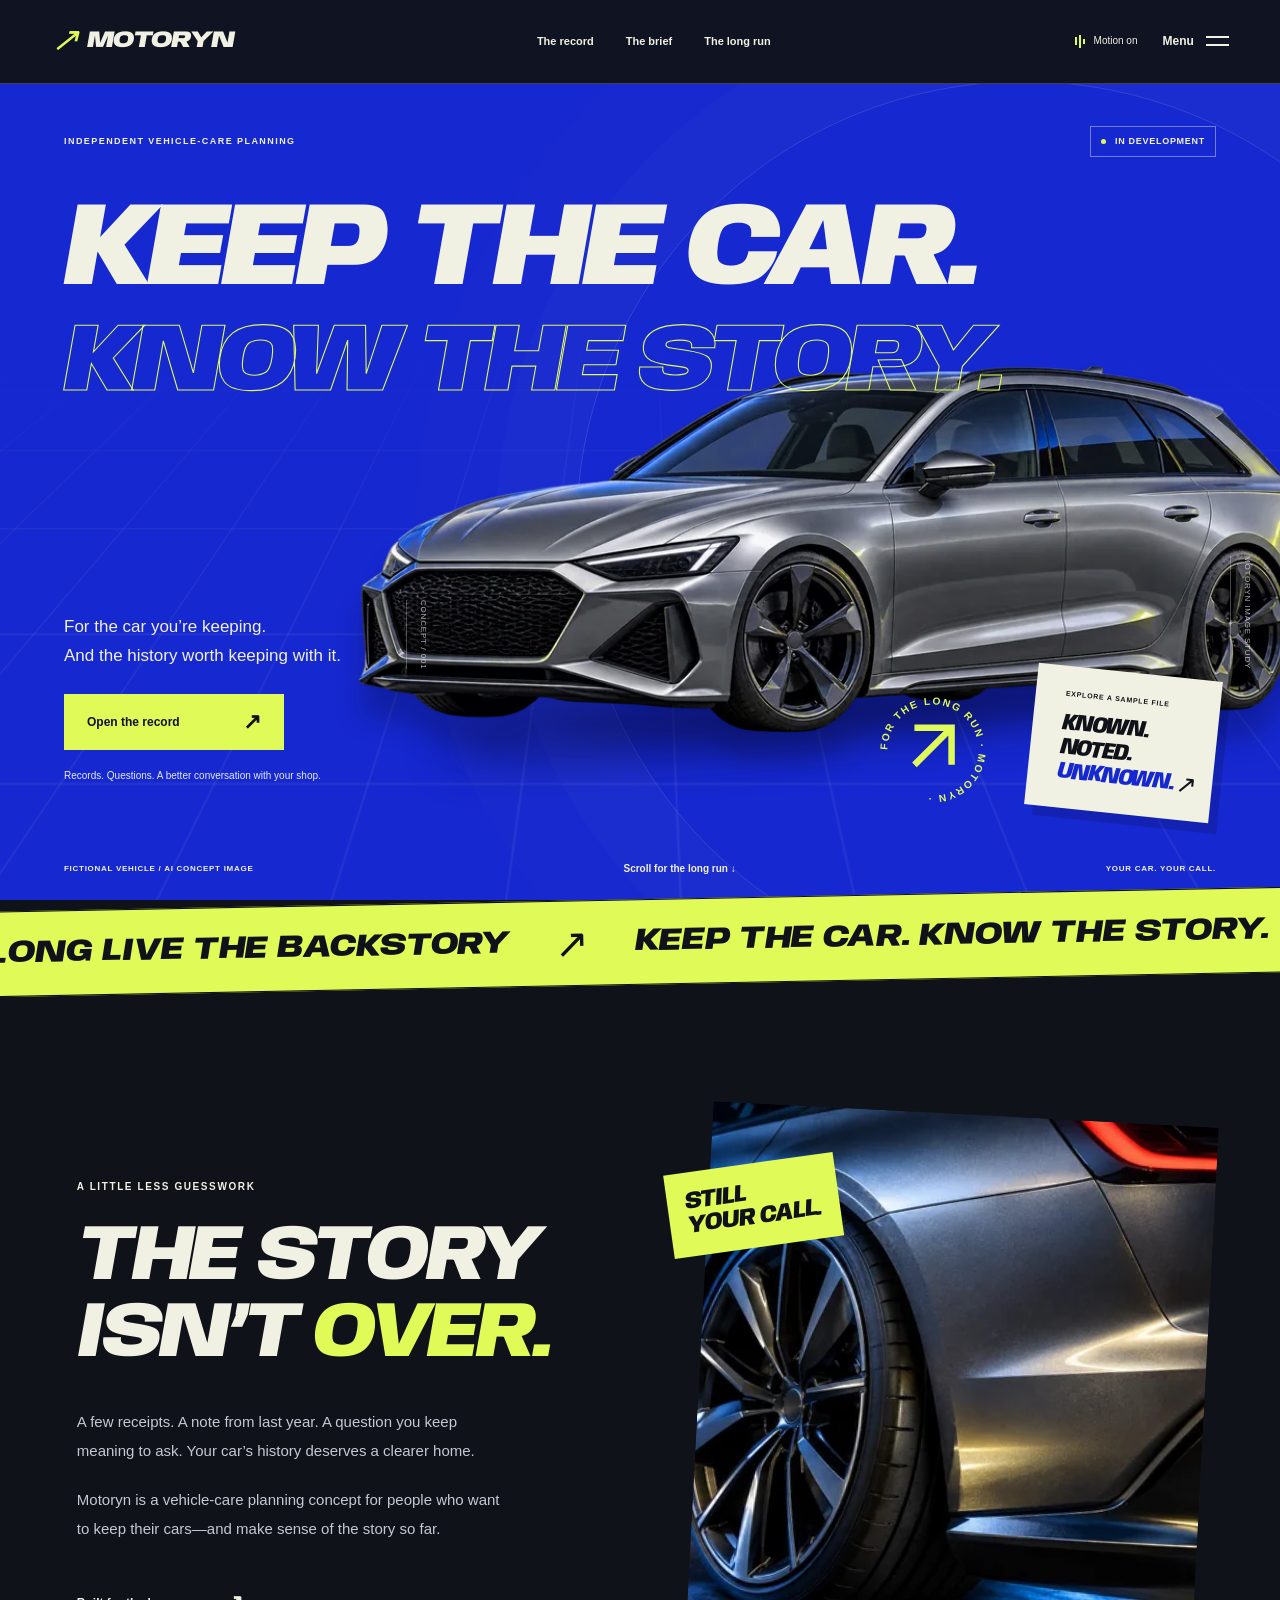
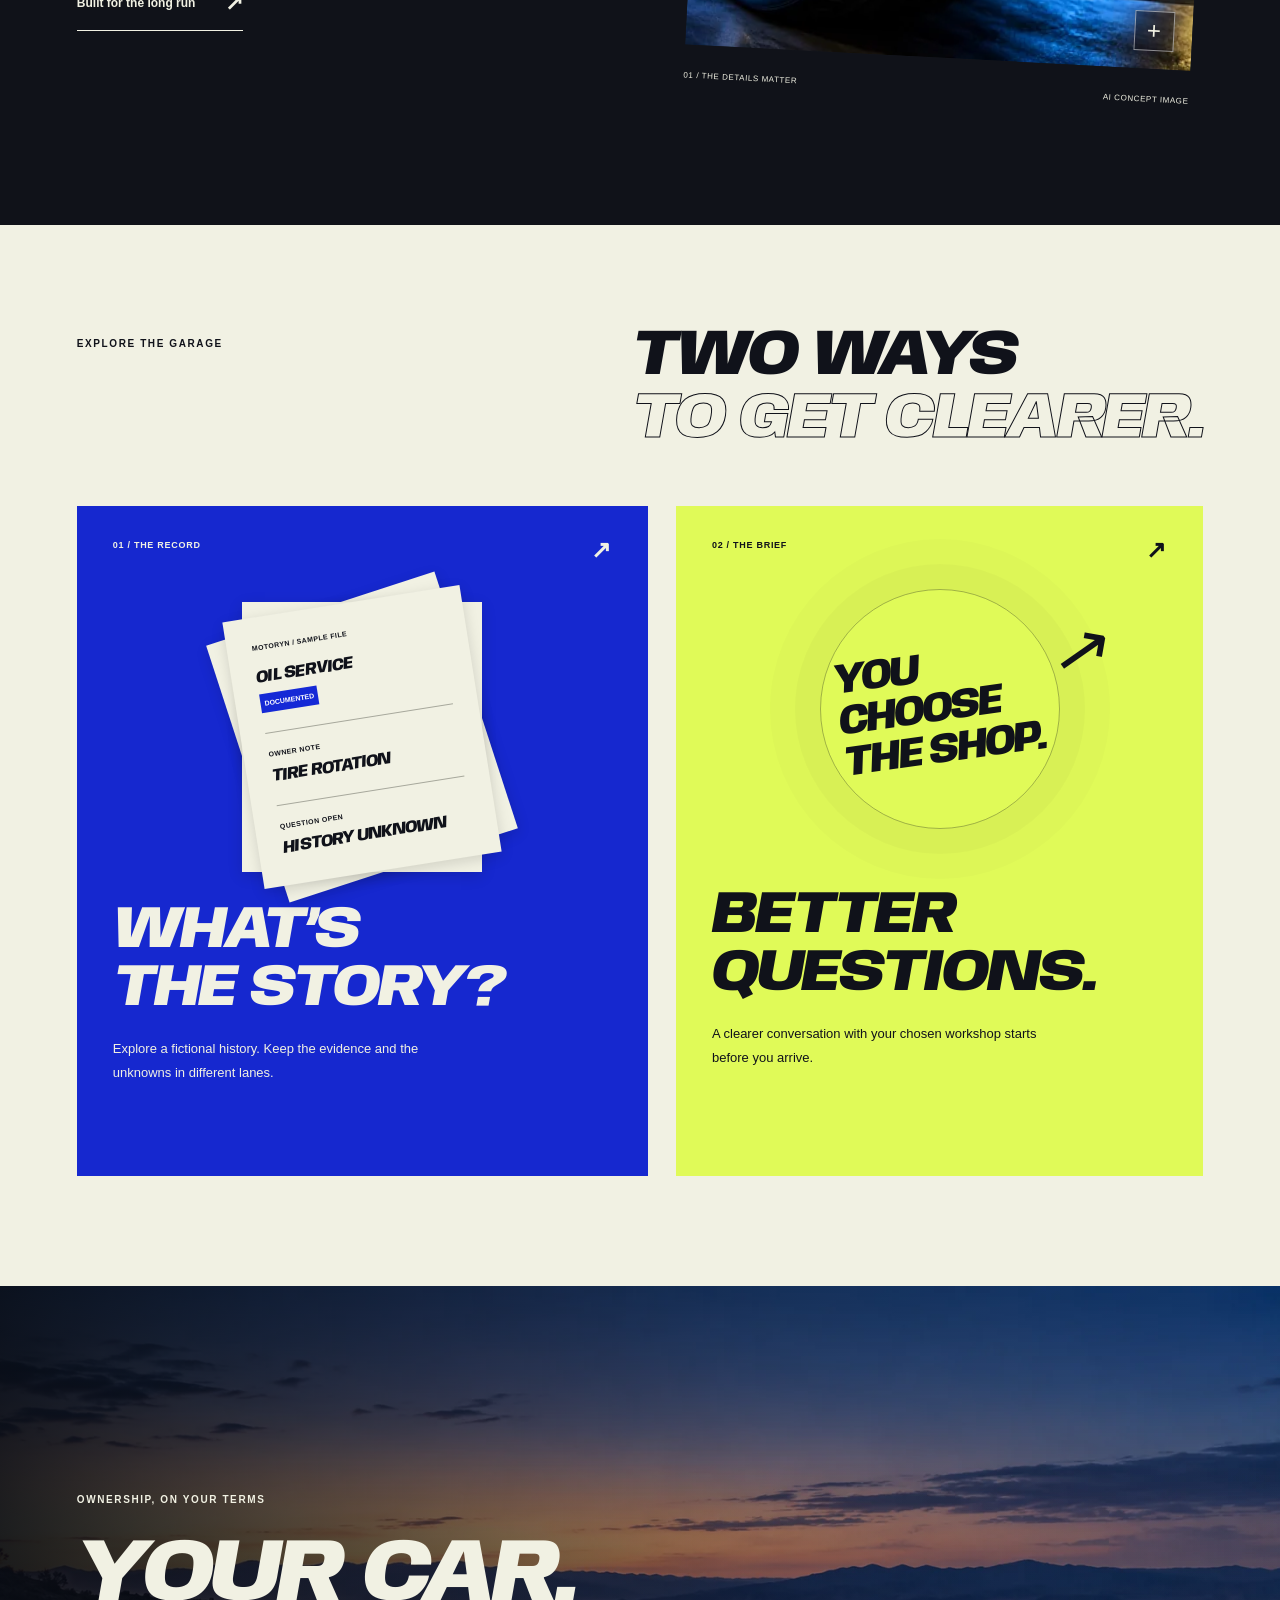
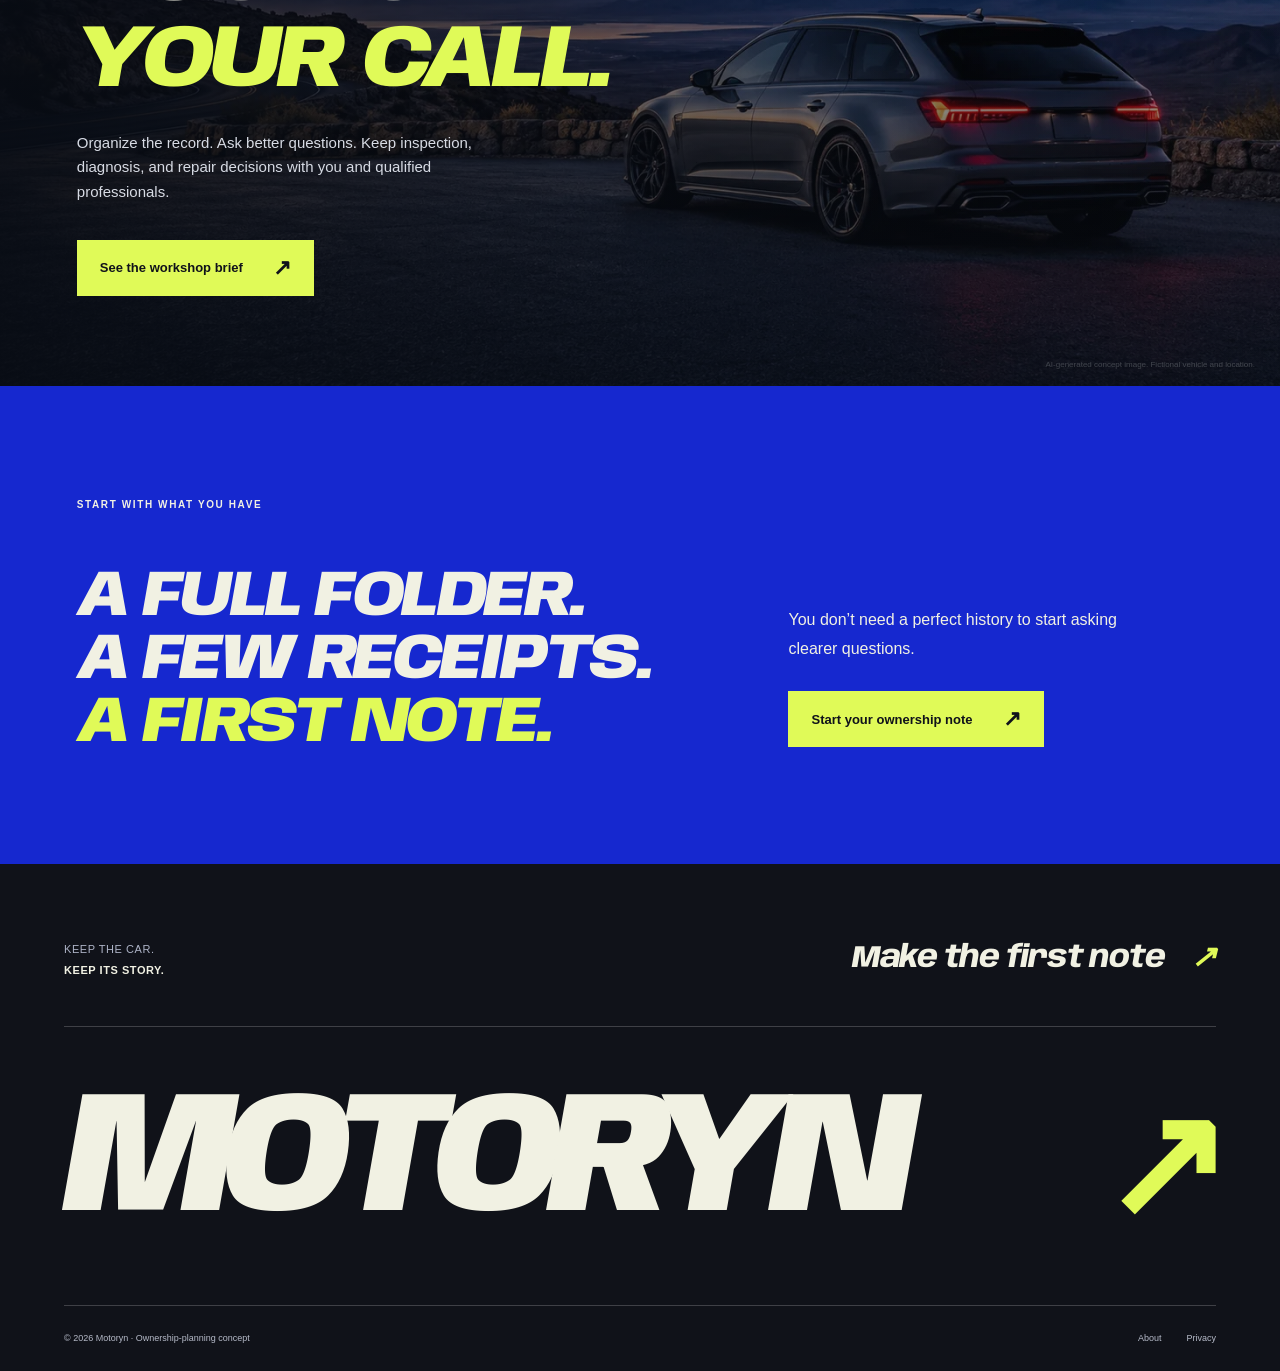
<file: index.html>
<!doctype html><html lang="en" data-motion="off" data-scene="cobalt"><head><meta charset="utf-8"><meta name="viewport" content="width=device-width,initial-scale=1"><meta name="theme-color" content="#1326d9"><title>Keep the car. Know the story. | Motoryn</title><meta name="description" content="A lively new home for your car’s backstory. Explore Motoryn’s vehicle-record and workshop-planning concept."><link rel="canonical" href="https://motoryn-amber.vercel.app/"><meta property="og:type" content="website"><meta property="og:site_name" content="Motoryn"><meta property="og:title" content="Keep the car. Know the story. | Motoryn"><meta property="og:description" content="A lively new home for your car’s backstory. Explore Motoryn’s vehicle-record and workshop-planning concept."><meta property="og:url" content="https://motoryn-amber.vercel.app/"><meta property="og:image" content="https://motoryn-amber.vercel.app/assets/long-run-1600.webp"><meta name="twitter:card" content="summary_large_image"><link rel="icon" href="/assets/favicon.svg" type="image/svg+xml"><link rel="preload" href="/assets/fonts/anybody-italic-variable.ttf" as="font" type="font/ttf" crossorigin><link rel="stylesheet" href="/styles.css?v=motoryn-motion-1"><script src="/site.js?v=motoryn-motion-1" defer></script></head><body class="page-home"><a class="skip" href="#main">Skip to content</a><header class="site-header"><a class="brand" href="/" aria-label="Motoryn home"><span class="brand-symbol" aria-hidden="true">↗</span><span>MOTORYN</span></a><nav class="site-nav" aria-label="Primary"><a href="/the-record/">The record</a><a href="/the-brief/">The brief</a><a href="/about/">The long run</a></nav><div class="header-tools"><button class="motion-control only-js" type="button" data-motion-toggle aria-pressed="false"><span class="motion-bars" aria-hidden="true"><i></i><i></i><i></i></span><span data-motion-label>Motion on</span></button><button class="menu-button only-js" type="button" data-menu-open aria-haspopup="dialog" aria-controls="site-menu" aria-expanded="false"><span>Menu</span><i aria-hidden="true"></i></button></div><div class="reading-progress" aria-hidden="true"></div></header>
 <dialog class="menu-dialog" id="site-menu" aria-labelledby="menu-title"><div class="menu-shell"><div class="menu-top"><a class="brand" href="/"><span class="brand-symbol" aria-hidden="true">↗</span><span>MOTORYN</span></a><button class="round-close" type="button" data-close-dialog aria-label="Close menu">×</button></div><div class="menu-meta"><p class="eyebrow" id="menu-title">Choose your next chapter</p><span>YOUR CAR. YOUR CALL.</span></div><nav aria-label="Full site"><a class="menu-link" href="/" aria-current="page"><small>01</small><span>The garage</span><b aria-hidden="true">↗</b></a><a class="menu-link" href="/the-record/"><small>02</small><span>The record</span><b aria-hidden="true">↗</b></a><a class="menu-link" href="/the-brief/"><small>03</small><span>The brief</span><b aria-hidden="true">↗</b></a><a class="menu-link" href="/about/"><small>04</small><span>The long run</span><b aria-hidden="true">↗</b></a><a class="menu-link" href="/start/"><small>05</small><span>Start your note</span><b aria-hidden="true">↗</b></a></nav><div class="menu-bottom"><p>Independent vehicle-care planning.<br>Service concept in development.</p><div class="scene-controls" role="group" aria-label="Color scene"><button type="button" data-scene="cobalt" aria-pressed="true"><i class="scene-dot cobalt-dot"></i>Cobalt</button><button type="button" data-scene="ember" aria-pressed="false"><i class="scene-dot ember-dot"></i>After hours</button></div></div></div></dialog><main id="main">
<section class="garage-hero" aria-labelledby="hero-title" data-parallax><div class="hero-grid" aria-hidden="true"></div><div class="hero-halo" aria-hidden="true"></div><div class="hero-topline"><p class="eyebrow">Independent vehicle-care planning</p><span class="concept-badge"><i aria-hidden="true"></i>IN DEVELOPMENT</span></div><h1 class="hero-title display" id="hero-title"><span class="title-line">KEEP THE CAR.</span><span class="title-line title-outline">KNOW THE STORY.</span></h1><div class="hero-car-stage"><div class="car-shadow" aria-hidden="true"></div><img class="hero-car" src="/assets/garage-car-1600.webp" srcset="/assets/garage-car-640.webp 640w, /assets/garage-car-960.webp 960w, /assets/garage-car-1600.webp 1600w" sizes="(max-width:760px) 115vw, 73vw" width="1600" height="800" alt="AI-generated concept of an unbranded graphite sport wagon" fetchpriority="high" decoding="async"><span class="car-measure left-measure" aria-hidden="true">CONCEPT / 001</span><span class="car-measure right-measure" aria-hidden="true">MOTORYN IMAGE STUDY</span></div><div class="hero-copy"><p>For the car you’re keeping.<br>And the history worth keeping with it.</p><a class="button primary" href="/the-record/"><span>Open the record</span><span aria-hidden="true">↗</span></a><span class="hero-small">Records. Questions. A better conversation with your shop.</span></div><a class="floating-file" href="/the-record/"><span class="eyebrow">Explore a sample file</span><b>KNOWN.<br>NOTED.<br><em>UNKNOWN.</em></b><span class="file-corner" aria-hidden="true">↗</span></a><svg class="orbit-stamp" viewBox="0 0 140 140" aria-hidden="true"><defs><path id="orbit-text" d="M70,70 m-49,0 a49,49 0 1,1 98,0 a49,49 0 1,1 -98,0"/></defs><text><textPath href="#orbit-text">FOR THE LONG RUN · MOTORYN · </textPath></text><path d="M50 86 90 46M50 46h40v40" fill="none" stroke="currentColor" stroke-width="7"/></svg><div class="hero-bottomline"><span>FICTIONAL VEHICLE / AI CONCEPT IMAGE</span><a href="#long-run">Scroll for the long run ↓</a><span>YOUR CAR. YOUR CALL.</span></div></section>
<div class="marquee-wrap" aria-hidden="true"><div class="marquee-track"><div class="marquee-rail"><span>LONG LIVE THE BACKSTORY</span><b>↗</b><span>KEEP THE CAR. KNOW THE STORY.</span><b>↗</b><span>LONG LIVE THE BACKSTORY</span><b>↗</b><span>KEEP THE CAR. KNOW THE STORY.</span><b>↗</b></div></div></div>
<section class="manifesto section" id="long-run"><div class="manifesto-copy"><p class="eyebrow">A little less guesswork</p><h2 class="display">THE STORY<br>ISN’T <span class="accent-text">OVER.</span></h2><p>A few receipts. A note from last year. A question you keep meaning to ask. Your car’s history deserves a clearer home.</p><p>Motoryn is a vehicle-care planning concept for people who want to keep their cars—and make sense of the story so far.</p><a class="button text-button" href="/about/"><span>Built for the long run</span><span aria-hidden="true">↗</span></a></div><figure class="detail-photo tilt-photo"><button class="image-study-button only-js" type="button" data-gallery="wheel-study" aria-label="Enlarge the vehicle detail image"><img class="" src="/assets/wheel-study-1600.webp" srcset="/assets/wheel-study-640.webp 640w, /assets/wheel-study-960.webp 960w, /assets/wheel-study-1600.webp 1536w" sizes="(max-width:760px) 92vw, 50vw" width="1536" height="1024" alt="AI-generated concept detail of a graphite wagon’s wheel, bodywork and rear light" loading="lazy" decoding="async"><span class="image-plus" aria-hidden="true">+</span></button><noscript><img class="" src="/assets/wheel-study-1600.webp" srcset="/assets/wheel-study-640.webp 640w, /assets/wheel-study-960.webp 960w, /assets/wheel-study-1600.webp 1536w" sizes="(max-width:760px) 92vw, 50vw" width="1536" height="1024" alt="AI-generated concept detail of a graphite wagon’s wheel, bodywork and rear light" loading="lazy" decoding="async"></noscript><figcaption><span>01 / THE DETAILS MATTER</span><span>AI CONCEPT IMAGE</span></figcaption><div class="photo-sticker" aria-hidden="true">STILL<br>YOUR CALL.</div></figure></section>
<section class="garage-links section" aria-labelledby="garage-links-title"><div class="section-heading"><p class="eyebrow">Explore the garage</p><h2 class="display" id="garage-links-title">TWO WAYS<br><span class="outline-dark">TO GET CLEARER.</span></h2></div><div class="garage-link-grid"><a class="garage-tile record-tile" href="/the-record/"><div class="tile-top"><span>01 / THE RECORD</span><span aria-hidden="true">↗</span></div><div class="paper-stack" aria-hidden="true"><i></i><i></i><div><span>MOTORYN / SAMPLE FILE</span><b>OIL SERVICE</b><em>DOCUMENTED</em><hr><span>OWNER NOTE</span><b>TIRE ROTATION</b><hr><span>QUESTION OPEN</span><b>HISTORY UNKNOWN</b></div></div><h3 class="display">WHAT’S<br>THE STORY?</h3><p>Explore a fictional history. Keep the evidence and the unknowns in different lanes.</p></a><a class="garage-tile brief-tile" href="/the-brief/"><div class="tile-top"><span>02 / THE BRIEF</span><span aria-hidden="true">↗</span></div><div class="brief-graphic" aria-hidden="true"><span class="graphic-circle"></span><b>YOU<br>CHOOSE<br>THE SHOP.</b><i>↗</i></div><h3 class="display">BETTER<br>QUESTIONS.</h3><p>A clearer conversation with your chosen workshop starts before you arrive.</p></a></div></section>
<section class="road-feature"><figure><img class="" src="/assets/long-run-1600.webp" srcset="/assets/long-run-640.webp 640w, /assets/long-run-960.webp 960w, /assets/long-run-1600.webp 1600w" sizes="100vw" width="1600" height="800" alt="AI-generated concept of a graphite wagon parked at a desert overlook at blue hour" loading="lazy" decoding="async"><figcaption>AI-generated concept image. Fictional vehicle and location.</figcaption></figure><div class="road-shade" aria-hidden="true"></div><div class="road-copy"><p class="eyebrow">Ownership, on your terms</p><h2 class="display">YOUR CAR.<br><span class="accent-text">YOUR CALL.</span></h2><p>Organize the record. Ask better questions. Keep inspection, diagnosis, and repair decisions with you and qualified professionals.</p><a class="button primary" href="/the-brief/"><span>See the workshop brief</span><span aria-hidden="true">↗</span></a></div></section>
<section class="final-call section"><p class="eyebrow">Start with what you have</p><h2 class="display">A FULL FOLDER.<br>A FEW RECEIPTS.<br><span class="accent-text">A FIRST NOTE.</span></h2><div><p>You don’t need a perfect history to start asking clearer questions.</p><a class="button primary" href="/start/"><span>Start your ownership note</span><span aria-hidden="true">↗</span></a></div></section></main><footer class="site-footer"><div class="footer-top"><p>KEEP THE CAR.<br><b>KEEP ITS STORY.</b></p><a class="footer-contact" href="/start/">Make the first note <span aria-hidden="true">↗</span></a></div><a class="footer-wordmark" href="/" aria-label="Motoryn home">MOTORYN<span aria-hidden="true">↗</span></a><div class="footer-bottom"><p>© 2026 Motoryn · Ownership-planning concept</p><nav aria-label="Footer"><a href="/about/">About</a><a href="/privacy/">Privacy</a></nav></div></footer><dialog class="detail-dialog gallery-dialog" id="image-dialog" aria-labelledby="image-dialog-title"><div class="dialog-top"><span class="eyebrow" id="image-dialog-title">Motoryn / Image study</span><button class="round-close" type="button" data-close-dialog aria-label="Close image">×</button></div><img id="gallery-image" alt=""><p id="gallery-caption">AI-generated concept imagery. Not an inspected vehicle, actual facility, or available inventory.</p></dialog></body></html>
</file>
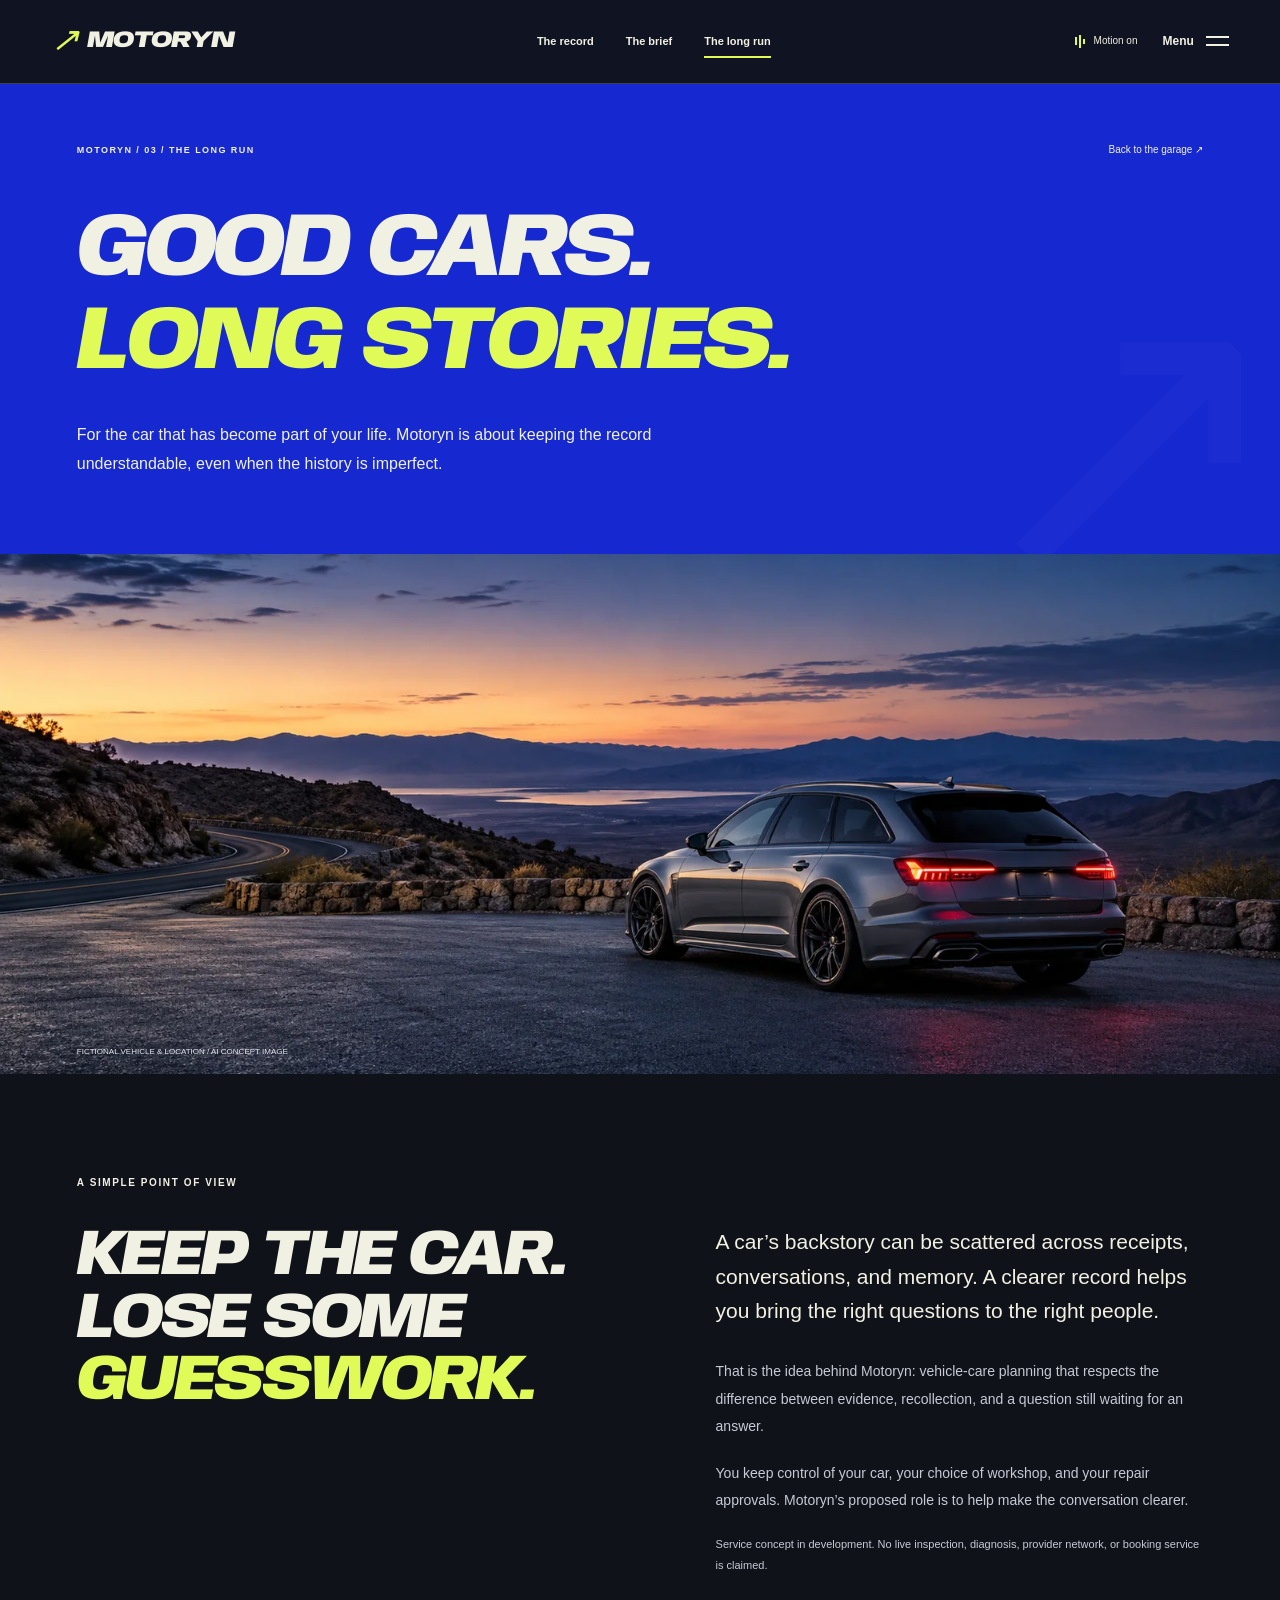
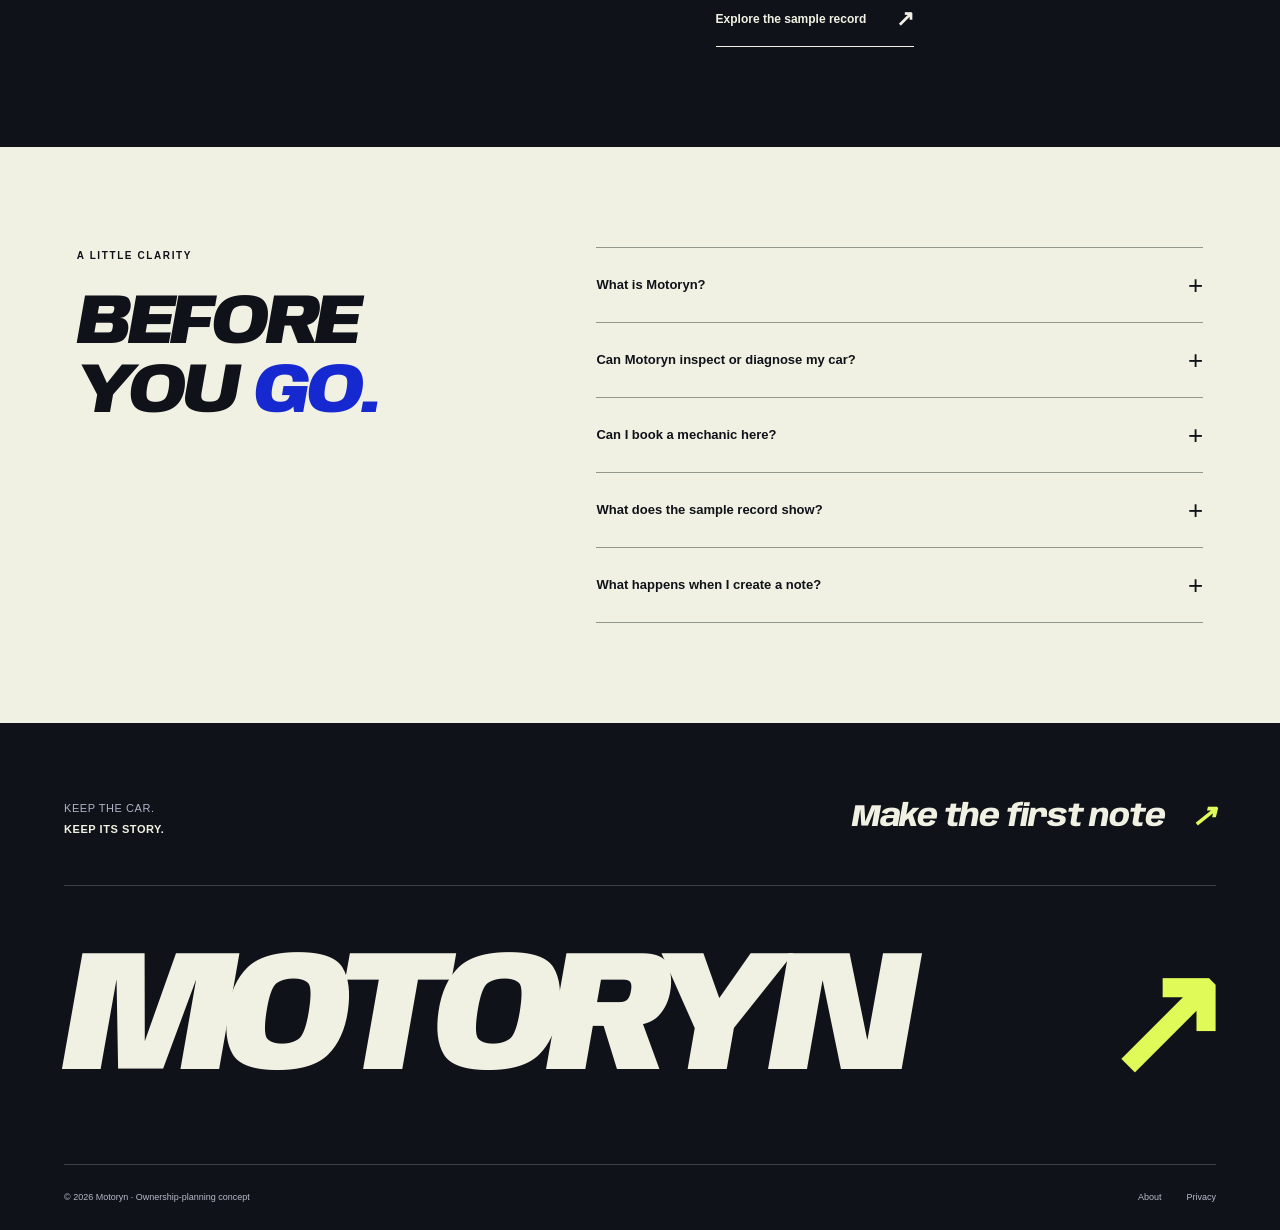
<file: about/index.html>
<!doctype html><html lang="en" data-motion="off" data-scene="cobalt"><head><meta charset="utf-8"><meta name="viewport" content="width=device-width,initial-scale=1"><meta name="theme-color" content="#1326d9"><title>Built for the long run | Motoryn</title><meta name="description" content="Meet Motoryn: independent vehicle-care planning for people who keep their cars and want a clearer backstory."><link rel="canonical" href="https://motoryn-amber.vercel.app/about/"><meta property="og:type" content="website"><meta property="og:site_name" content="Motoryn"><meta property="og:title" content="Built for the long run | Motoryn"><meta property="og:description" content="Meet Motoryn: independent vehicle-care planning for people who keep their cars and want a clearer backstory."><meta property="og:url" content="https://motoryn-amber.vercel.app/about/"><meta property="og:image" content="https://motoryn-amber.vercel.app/assets/long-run-1600.webp"><meta name="twitter:card" content="summary_large_image"><link rel="icon" href="/assets/favicon.svg" type="image/svg+xml"><link rel="preload" href="/assets/fonts/anybody-italic-variable.ttf" as="font" type="font/ttf" crossorigin><link rel="stylesheet" href="/styles.css?v=motoryn-motion-1"><script src="/site.js?v=motoryn-motion-1" defer></script></head><body class="page-about"><a class="skip" href="#main">Skip to content</a><header class="site-header"><a class="brand" href="/" aria-label="Motoryn home"><span class="brand-symbol" aria-hidden="true">↗</span><span>MOTORYN</span></a><nav class="site-nav" aria-label="Primary"><a href="/the-record/">The record</a><a href="/the-brief/">The brief</a><a href="/about/" aria-current="page">The long run</a></nav><div class="header-tools"><button class="motion-control only-js" type="button" data-motion-toggle aria-pressed="false"><span class="motion-bars" aria-hidden="true"><i></i><i></i><i></i></span><span data-motion-label>Motion on</span></button><button class="menu-button only-js" type="button" data-menu-open aria-haspopup="dialog" aria-controls="site-menu" aria-expanded="false"><span>Menu</span><i aria-hidden="true"></i></button></div><div class="reading-progress" aria-hidden="true"></div></header>
 <dialog class="menu-dialog" id="site-menu" aria-labelledby="menu-title"><div class="menu-shell"><div class="menu-top"><a class="brand" href="/"><span class="brand-symbol" aria-hidden="true">↗</span><span>MOTORYN</span></a><button class="round-close" type="button" data-close-dialog aria-label="Close menu">×</button></div><div class="menu-meta"><p class="eyebrow" id="menu-title">Choose your next chapter</p><span>YOUR CAR. YOUR CALL.</span></div><nav aria-label="Full site"><a class="menu-link" href="/"><small>01</small><span>The garage</span><b aria-hidden="true">↗</b></a><a class="menu-link" href="/the-record/"><small>02</small><span>The record</span><b aria-hidden="true">↗</b></a><a class="menu-link" href="/the-brief/"><small>03</small><span>The brief</span><b aria-hidden="true">↗</b></a><a class="menu-link" href="/about/" aria-current="page"><small>04</small><span>The long run</span><b aria-hidden="true">↗</b></a><a class="menu-link" href="/start/"><small>05</small><span>Start your note</span><b aria-hidden="true">↗</b></a></nav><div class="menu-bottom"><p>Independent vehicle-care planning.<br>Service concept in development.</p><div class="scene-controls" role="group" aria-label="Color scene"><button type="button" data-scene="cobalt" aria-pressed="true"><i class="scene-dot cobalt-dot"></i>Cobalt</button><button type="button" data-scene="ember" aria-pressed="false"><i class="scene-dot ember-dot"></i>After hours</button></div></div></div></dialog><main id="main"><section class="inner-hero"><div class="inner-hero-meta"><p class="eyebrow">MOTORYN / 03 / The long run</p><a href="/">Back to the garage ↗</a></div><h1 class="display">GOOD CARS.<br><span class="accent-text">LONG STORIES.</span></h1><p class="inner-intro">For the car that has become part of your life. Motoryn is about keeping the record understandable, even when the history is imperfect.</p></section><section class="about-photo"><img class="" src="/assets/long-run-1600.webp" srcset="/assets/long-run-640.webp 640w, /assets/long-run-960.webp 960w, /assets/long-run-1600.webp 1600w" sizes="100vw" width="1600" height="800" alt="AI concept of a wagon parked beside a quiet desert highway" loading="lazy" decoding="async"><p class="photo-credit">FICTIONAL VEHICLE & LOCATION / AI CONCEPT IMAGE</p></section><section class="about-story section"><p class="eyebrow">A simple point of view</p><h2 class="display">KEEP THE CAR.<br>LOSE SOME<br><span class="accent-text">GUESSWORK.</span></h2><div><p class="large-copy">A car’s backstory can be scattered across receipts, conversations, and memory. A clearer record helps you bring the right questions to the right people.</p><p>That is the idea behind Motoryn: vehicle-care planning that respects the difference between evidence, recollection, and a question still waiting for an answer.</p><p>You keep control of your car, your choice of workshop, and your repair approvals. Motoryn’s proposed role is to help make the conversation clearer.</p><p class="small-note">Service concept in development. No live inspection, diagnosis, provider network, or booking service is claimed.</p><a class="button text-button" href="/the-record/"><span>Explore the sample record</span><span aria-hidden="true">↗</span></a></div></section><section class="faq-section section"><div><p class="eyebrow">A little clarity</p><h2 class="display">BEFORE<br>YOU <span class="accent-text">GO.</span></h2></div><div class="faq-list"><details><summary>What is Motoryn?<span aria-hidden="true">+</span></summary><p>An independent vehicle-care planning concept for owners who want a clearer service history and a more focused conversation with their chosen qualified workshop.</p></details><details><summary>Can Motoryn inspect or diagnose my car?<span aria-hidden="true">+</span></summary><p>No. Organizing records cannot establish mechanical condition or replace a qualified technician. Urgent safety concerns should go directly to an appropriate service provider.</p></details><details><summary>Can I book a mechanic here?<span aria-hidden="true">+</span></summary><p>No. Appointments, payments, a verified provider network, and vehicle-account integrations are not live. This is a service concept in development.</p></details><details><summary>What does the sample record show?<span aria-hidden="true">+</span></summary><p>Fictional examples of documented service, owner recollection, and unknown history. They are not service intervals or advice for a specific vehicle.</p></details><details><summary>What happens when I create a note?<span aria-hidden="true">+</span></summary><p>The website assembles an editable draft in your browser. You can copy or download it, or choose to open your email app. Nothing is automatically sent and the form is not saved to a server.</p></details></div></section></main><footer class="site-footer"><div class="footer-top"><p>KEEP THE CAR.<br><b>KEEP ITS STORY.</b></p><a class="footer-contact" href="/start/">Make the first note <span aria-hidden="true">↗</span></a></div><a class="footer-wordmark" href="/" aria-label="Motoryn home">MOTORYN<span aria-hidden="true">↗</span></a><div class="footer-bottom"><p>© 2026 Motoryn · Ownership-planning concept</p><nav aria-label="Footer"><a href="/about/">About</a><a href="/privacy/">Privacy</a></nav></div></footer><dialog class="detail-dialog gallery-dialog" id="image-dialog" aria-labelledby="image-dialog-title"><div class="dialog-top"><span class="eyebrow" id="image-dialog-title">Motoryn / Image study</span><button class="round-close" type="button" data-close-dialog aria-label="Close image">×</button></div><img id="gallery-image" alt=""><p id="gallery-caption">AI-generated concept imagery. Not an inspected vehicle, actual facility, or available inventory.</p></dialog></body></html>
</file>
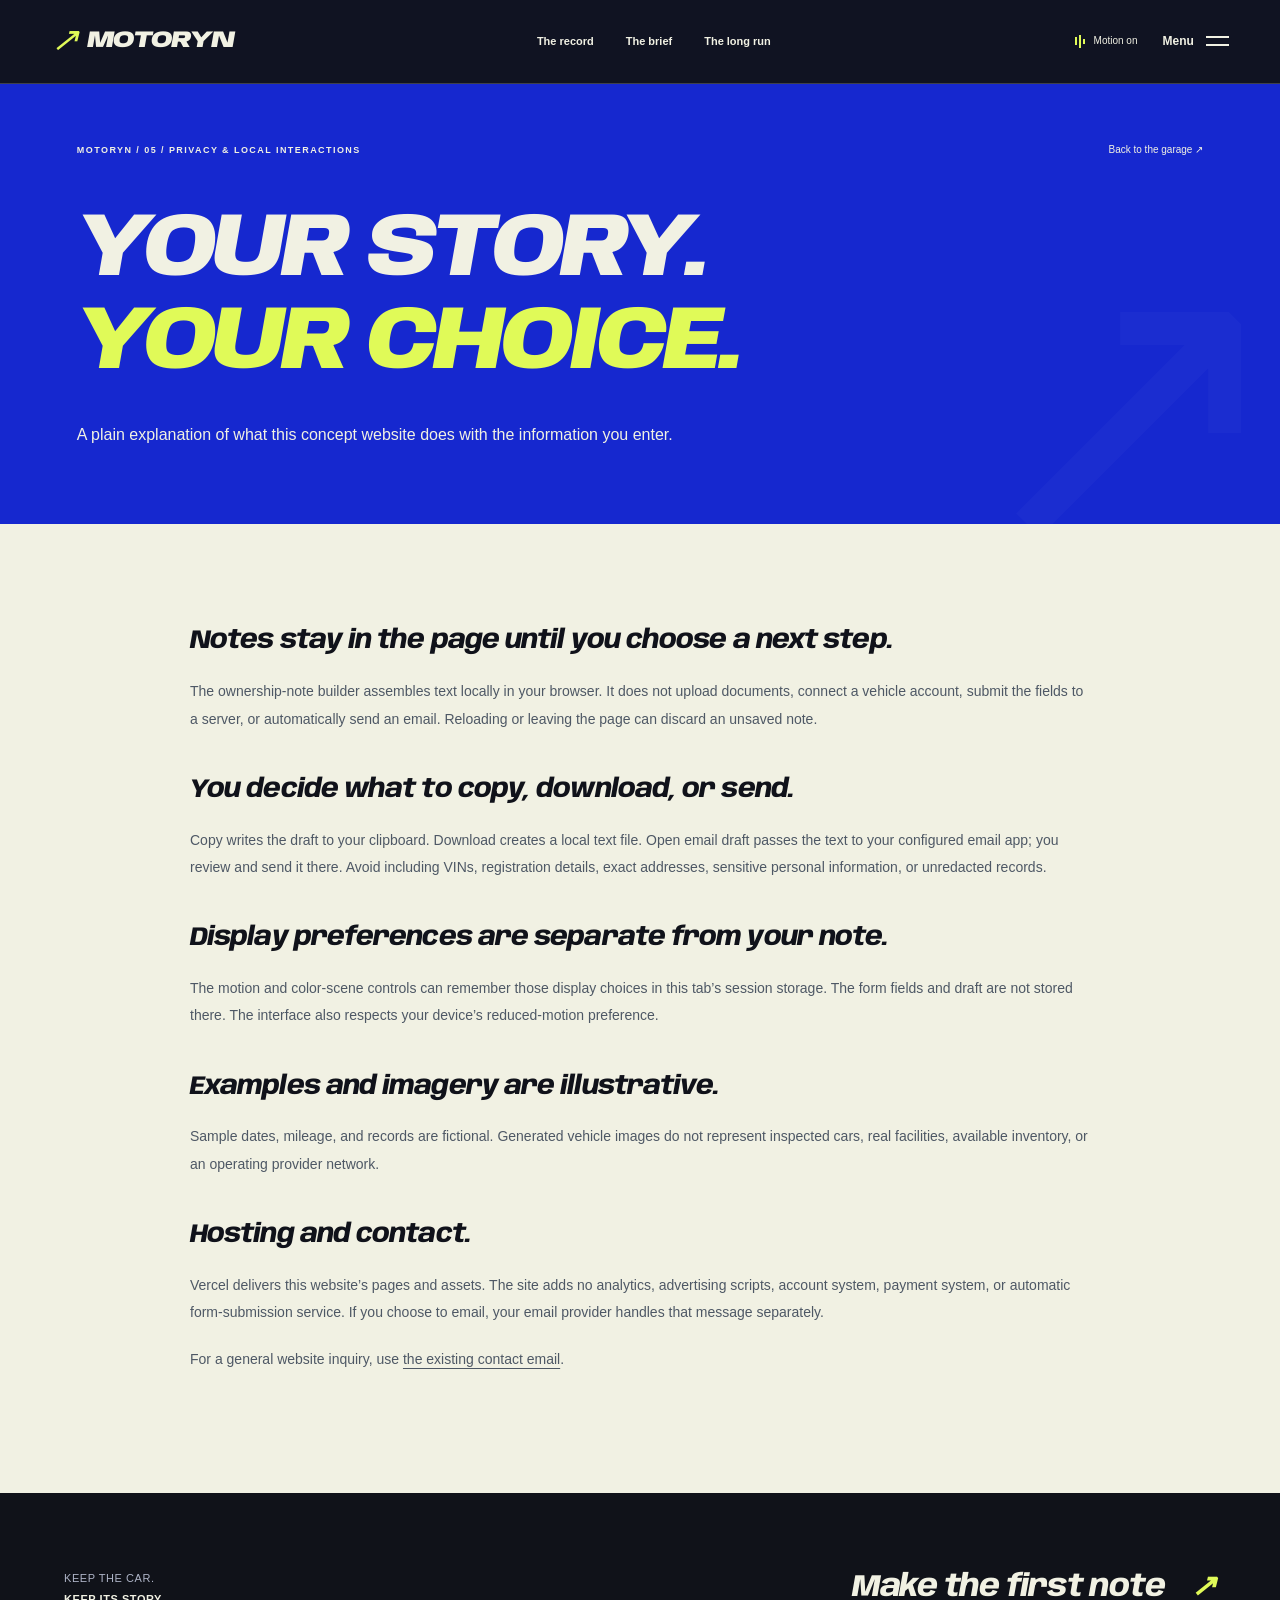
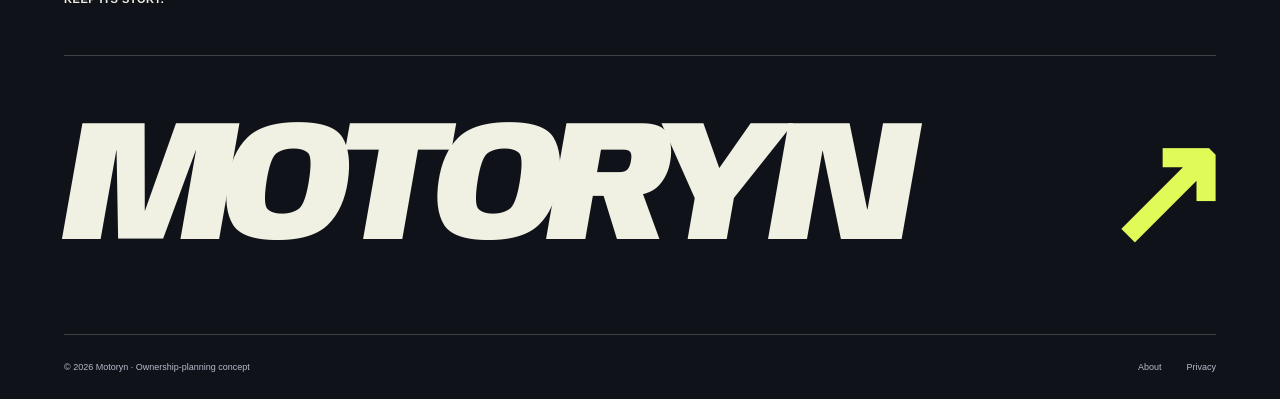
<file: privacy/index.html>
<!doctype html><html lang="en" data-motion="off" data-scene="cobalt"><head><meta charset="utf-8"><meta name="viewport" content="width=device-width,initial-scale=1"><meta name="theme-color" content="#1326d9"><title>Privacy and local interactions | Motoryn</title><meta name="description" content="How the Motoryn concept website handles local drafts, display preferences, sample data, and contact choices."><link rel="canonical" href="https://motoryn-amber.vercel.app/privacy/"><meta property="og:type" content="website"><meta property="og:site_name" content="Motoryn"><meta property="og:title" content="Privacy and local interactions | Motoryn"><meta property="og:description" content="How the Motoryn concept website handles local drafts, display preferences, sample data, and contact choices."><meta property="og:url" content="https://motoryn-amber.vercel.app/privacy/"><meta property="og:image" content="https://motoryn-amber.vercel.app/assets/long-run-1600.webp"><meta name="twitter:card" content="summary_large_image"><link rel="icon" href="/assets/favicon.svg" type="image/svg+xml"><link rel="preload" href="/assets/fonts/anybody-italic-variable.ttf" as="font" type="font/ttf" crossorigin><link rel="stylesheet" href="/styles.css?v=motoryn-motion-1"><script src="/site.js?v=motoryn-motion-1" defer></script></head><body class="page-privacy"><a class="skip" href="#main">Skip to content</a><header class="site-header"><a class="brand" href="/" aria-label="Motoryn home"><span class="brand-symbol" aria-hidden="true">↗</span><span>MOTORYN</span></a><nav class="site-nav" aria-label="Primary"><a href="/the-record/">The record</a><a href="/the-brief/">The brief</a><a href="/about/">The long run</a></nav><div class="header-tools"><button class="motion-control only-js" type="button" data-motion-toggle aria-pressed="false"><span class="motion-bars" aria-hidden="true"><i></i><i></i><i></i></span><span data-motion-label>Motion on</span></button><button class="menu-button only-js" type="button" data-menu-open aria-haspopup="dialog" aria-controls="site-menu" aria-expanded="false"><span>Menu</span><i aria-hidden="true"></i></button></div><div class="reading-progress" aria-hidden="true"></div></header>
 <dialog class="menu-dialog" id="site-menu" aria-labelledby="menu-title"><div class="menu-shell"><div class="menu-top"><a class="brand" href="/"><span class="brand-symbol" aria-hidden="true">↗</span><span>MOTORYN</span></a><button class="round-close" type="button" data-close-dialog aria-label="Close menu">×</button></div><div class="menu-meta"><p class="eyebrow" id="menu-title">Choose your next chapter</p><span>YOUR CAR. YOUR CALL.</span></div><nav aria-label="Full site"><a class="menu-link" href="/"><small>01</small><span>The garage</span><b aria-hidden="true">↗</b></a><a class="menu-link" href="/the-record/"><small>02</small><span>The record</span><b aria-hidden="true">↗</b></a><a class="menu-link" href="/the-brief/"><small>03</small><span>The brief</span><b aria-hidden="true">↗</b></a><a class="menu-link" href="/about/"><small>04</small><span>The long run</span><b aria-hidden="true">↗</b></a><a class="menu-link" href="/start/"><small>05</small><span>Start your note</span><b aria-hidden="true">↗</b></a></nav><div class="menu-bottom"><p>Independent vehicle-care planning.<br>Service concept in development.</p><div class="scene-controls" role="group" aria-label="Color scene"><button type="button" data-scene="cobalt" aria-pressed="true"><i class="scene-dot cobalt-dot"></i>Cobalt</button><button type="button" data-scene="ember" aria-pressed="false"><i class="scene-dot ember-dot"></i>After hours</button></div></div></div></dialog><main id="main"><section class="inner-hero"><div class="inner-hero-meta"><p class="eyebrow">MOTORYN / 05 / Privacy & local interactions</p><a href="/">Back to the garage ↗</a></div><h1 class="display">YOUR STORY.<br><span class="accent-text">YOUR CHOICE.</span></h1><p class="inner-intro">A plain explanation of what this concept website does with the information you enter.</p></section><section class="privacy-copy section"><article><h2>Notes stay in the page until you choose a next step.</h2><p>The ownership-note builder assembles text locally in your browser. It does not upload documents, connect a vehicle account, submit the fields to a server, or automatically send an email. Reloading or leaving the page can discard an unsaved note.</p><h2>You decide what to copy, download, or send.</h2><p>Copy writes the draft to your clipboard. Download creates a local text file. Open email draft passes the text to your configured email app; you review and send it there. Avoid including VINs, registration details, exact addresses, sensitive personal information, or unredacted records.</p><h2>Display preferences are separate from your note.</h2><p>The motion and color-scene controls can remember those display choices in this tab’s session storage. The form fields and draft are not stored there. The interface also respects your device’s reduced-motion preference.</p><h2>Examples and imagery are illustrative.</h2><p>Sample dates, mileage, and records are fictional. Generated vehicle images do not represent inspected cars, real facilities, available inventory, or an operating provider network.</p><h2>Hosting and contact.</h2><p>Vercel delivers this website’s pages and assets. The site adds no analytics, advertising scripts, account system, payment system, or automatic form-submission service. If you choose to email, your email provider handles that message separately.</p><p>For a general website inquiry, use <a href="mailto:josephjilovec@pm.me?subject=Motoryn%20website%20inquiry">the existing contact email</a>.</p></article></section></main><footer class="site-footer"><div class="footer-top"><p>KEEP THE CAR.<br><b>KEEP ITS STORY.</b></p><a class="footer-contact" href="/start/">Make the first note <span aria-hidden="true">↗</span></a></div><a class="footer-wordmark" href="/" aria-label="Motoryn home">MOTORYN<span aria-hidden="true">↗</span></a><div class="footer-bottom"><p>© 2026 Motoryn · Ownership-planning concept</p><nav aria-label="Footer"><a href="/about/">About</a><a href="/privacy/">Privacy</a></nav></div></footer><dialog class="detail-dialog gallery-dialog" id="image-dialog" aria-labelledby="image-dialog-title"><div class="dialog-top"><span class="eyebrow" id="image-dialog-title">Motoryn / Image study</span><button class="round-close" type="button" data-close-dialog aria-label="Close image">×</button></div><img id="gallery-image" alt=""><p id="gallery-caption">AI-generated concept imagery. Not an inspected vehicle, actual facility, or available inventory.</p></dialog></body></html>
</file>
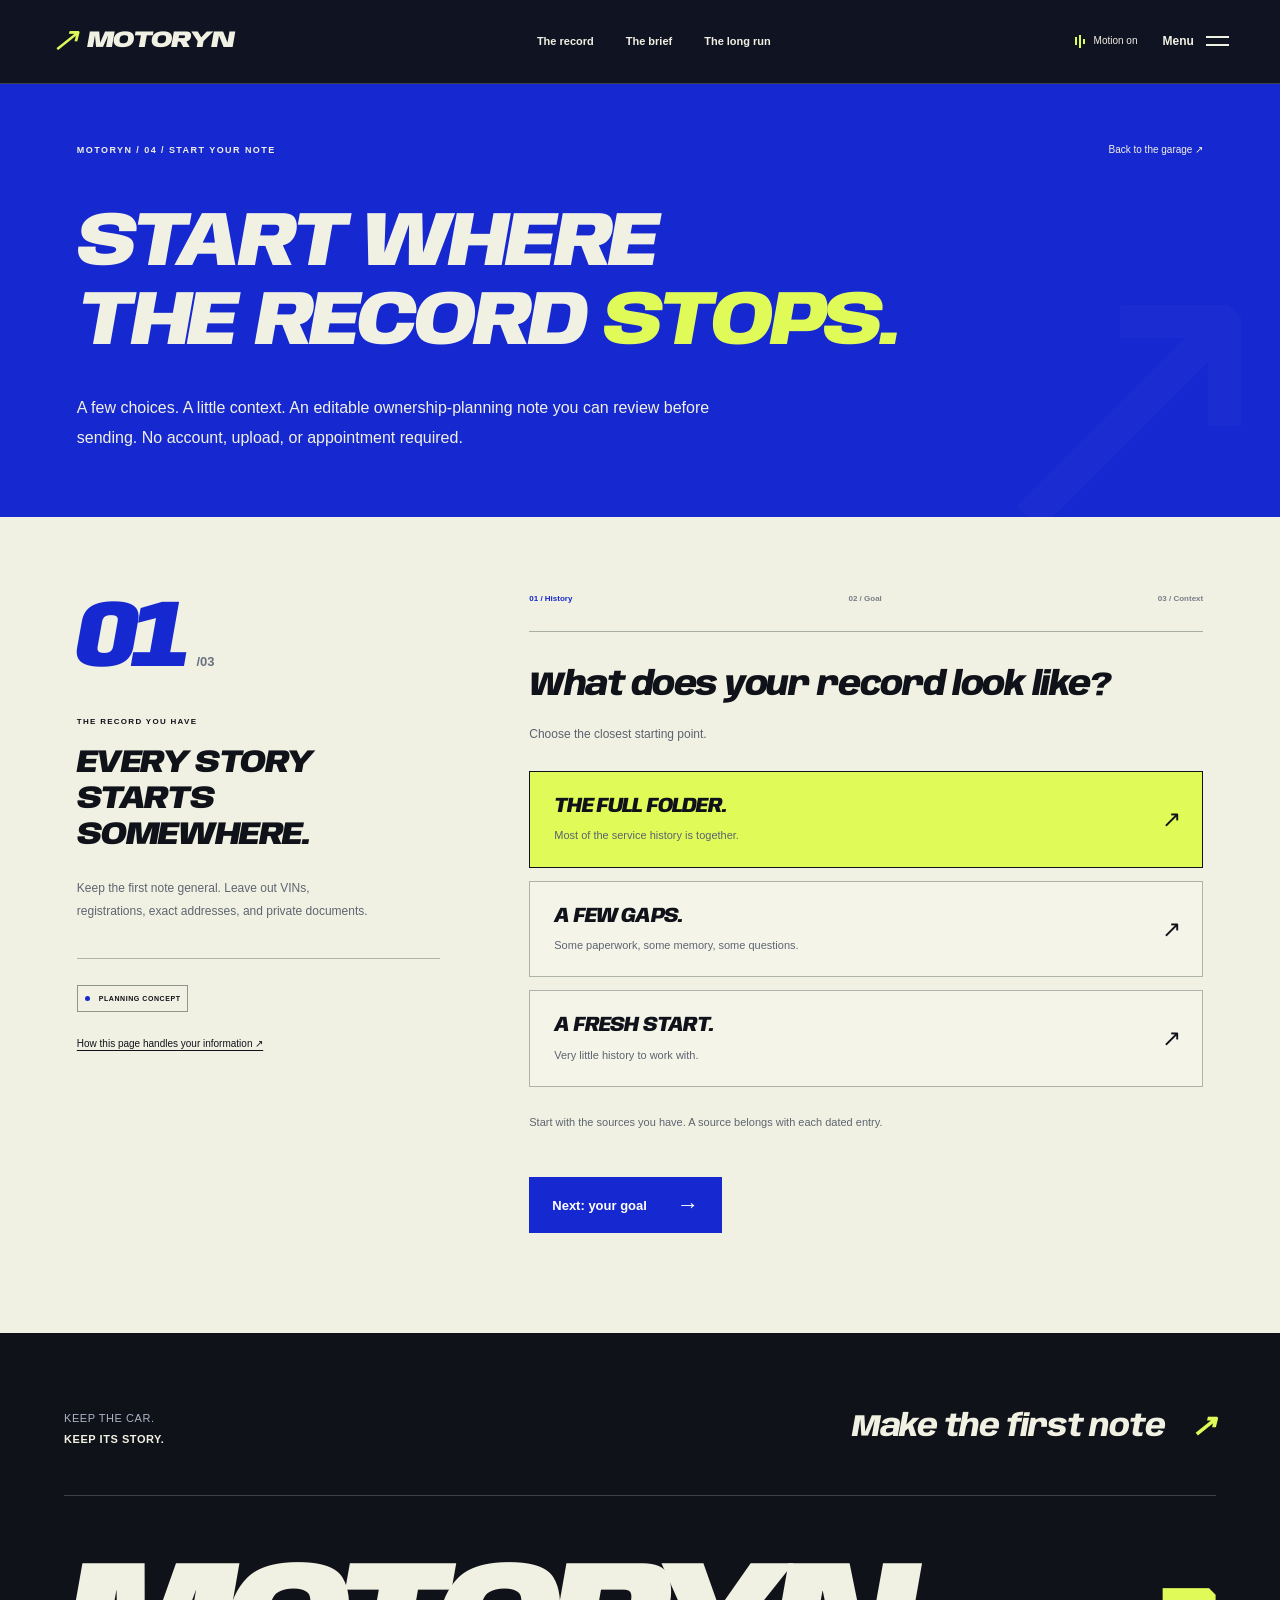
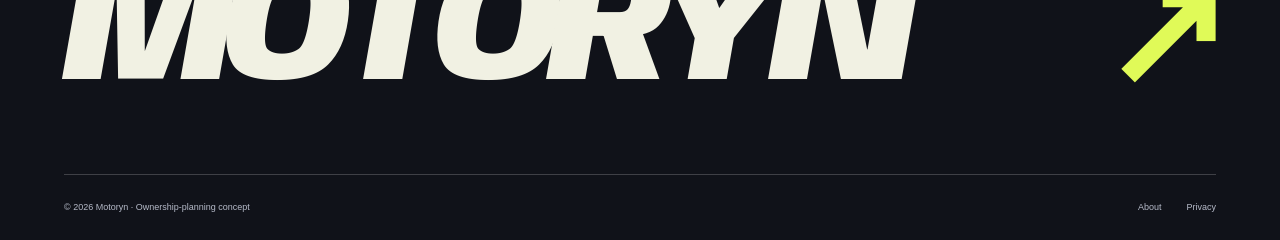
<file: start/index.html>
<!doctype html><html lang="en" data-motion="off" data-scene="cobalt"><head><meta charset="utf-8"><meta name="viewport" content="width=device-width,initial-scale=1"><meta name="theme-color" content="#1326d9"><title>Start your ownership note | Motoryn</title><meta name="description" content="Create a local, editable Motoryn ownership-planning note. Review, copy, download, or choose to open your email app."><link rel="canonical" href="https://motoryn-amber.vercel.app/start/"><meta property="og:type" content="website"><meta property="og:site_name" content="Motoryn"><meta property="og:title" content="Start your ownership note | Motoryn"><meta property="og:description" content="Create a local, editable Motoryn ownership-planning note. Review, copy, download, or choose to open your email app."><meta property="og:url" content="https://motoryn-amber.vercel.app/start/"><meta property="og:image" content="https://motoryn-amber.vercel.app/assets/long-run-1600.webp"><meta name="twitter:card" content="summary_large_image"><link rel="icon" href="/assets/favicon.svg" type="image/svg+xml"><link rel="preload" href="/assets/fonts/anybody-italic-variable.ttf" as="font" type="font/ttf" crossorigin><link rel="stylesheet" href="/styles.css?v=motoryn-motion-1"><script src="/site.js?v=motoryn-motion-1" defer></script></head><body class="page-start"><a class="skip" href="#main">Skip to content</a><header class="site-header"><a class="brand" href="/" aria-label="Motoryn home"><span class="brand-symbol" aria-hidden="true">↗</span><span>MOTORYN</span></a><nav class="site-nav" aria-label="Primary"><a href="/the-record/">The record</a><a href="/the-brief/">The brief</a><a href="/about/">The long run</a></nav><div class="header-tools"><button class="motion-control only-js" type="button" data-motion-toggle aria-pressed="false"><span class="motion-bars" aria-hidden="true"><i></i><i></i><i></i></span><span data-motion-label>Motion on</span></button><button class="menu-button only-js" type="button" data-menu-open aria-haspopup="dialog" aria-controls="site-menu" aria-expanded="false"><span>Menu</span><i aria-hidden="true"></i></button></div><div class="reading-progress" aria-hidden="true"></div></header>
 <dialog class="menu-dialog" id="site-menu" aria-labelledby="menu-title"><div class="menu-shell"><div class="menu-top"><a class="brand" href="/"><span class="brand-symbol" aria-hidden="true">↗</span><span>MOTORYN</span></a><button class="round-close" type="button" data-close-dialog aria-label="Close menu">×</button></div><div class="menu-meta"><p class="eyebrow" id="menu-title">Choose your next chapter</p><span>YOUR CAR. YOUR CALL.</span></div><nav aria-label="Full site"><a class="menu-link" href="/"><small>01</small><span>The garage</span><b aria-hidden="true">↗</b></a><a class="menu-link" href="/the-record/"><small>02</small><span>The record</span><b aria-hidden="true">↗</b></a><a class="menu-link" href="/the-brief/"><small>03</small><span>The brief</span><b aria-hidden="true">↗</b></a><a class="menu-link" href="/about/"><small>04</small><span>The long run</span><b aria-hidden="true">↗</b></a><a class="menu-link" href="/start/" aria-current="page"><small>05</small><span>Start your note</span><b aria-hidden="true">↗</b></a></nav><div class="menu-bottom"><p>Independent vehicle-care planning.<br>Service concept in development.</p><div class="scene-controls" role="group" aria-label="Color scene"><button type="button" data-scene="cobalt" aria-pressed="true"><i class="scene-dot cobalt-dot"></i>Cobalt</button><button type="button" data-scene="ember" aria-pressed="false"><i class="scene-dot ember-dot"></i>After hours</button></div></div></div></dialog><main id="main"><section class="inner-hero"><div class="inner-hero-meta"><p class="eyebrow">MOTORYN / 04 / Start your note</p><a href="/">Back to the garage ↗</a></div><h1 class="display">START WHERE<br>THE RECORD <span class="accent-text">STOPS.</span></h1><p class="inner-intro">A few choices. A little context. An editable ownership-planning note you can review before sending. No account, upload, or appointment required.</p></section><section class="builder-section section"><aside class="builder-aside"><div class="builder-number" aria-hidden="true">01<span>/03</span></div><p class="eyebrow" id="builder-step-label">THE RECORD YOU HAVE</p><h2 class="display" id="builder-step-title">EVERY STORY<br>STARTS SOMEWHERE.</h2><p>Keep the first note general. Leave out VINs, registrations, exact addresses, and private documents.</p><div class="builder-aside-bottom"><span class="concept-badge"><i aria-hidden="true"></i>PLANNING CONCEPT</span><a href="/privacy/">How this page handles your information ↗</a></div></aside><form class="note-builder" id="note-builder" data-note-builder><div class="builder-progress" aria-label="Note builder progress"><span class="active" data-step-marker="0">01 / History</span><span data-step-marker="1">02 / Goal</span><span data-step-marker="2">03 / Context</span></div><fieldset class="builder-step" data-step="0"><legend>What does your record look like?</legend><p>Choose the closest starting point.</p><div class="coverage-choices"><label><input type="radio" name="coverage" value="Mostly complete records" required checked><span><b>THE FULL FOLDER.</b><small>Most of the service history is together.</small><i aria-hidden="true">↗</i></span></label><label><input type="radio" name="coverage" value="Scattered receipts and gaps"><span><b>A FEW GAPS.</b><small>Some paperwork, some memory, some questions.</small><i aria-hidden="true">↗</i></span></label><label><input type="radio" name="coverage" value="Little or no service history"><span><b>A FRESH START.</b><small>Very little history to work with.</small><i aria-hidden="true">↗</i></span></label></div><p class="coverage-note" id="coverage-note" aria-live="polite">Start with the sources you have. A source belongs with each dated entry.</p><button class="button primary only-js" type="button" data-next-step>Next: your goal <span aria-hidden="true">→</span></button></fieldset><fieldset class="builder-step" data-step="1"><legend>What would help you get clearer?</legend><label for="goal">Your planning goal</label><select name="goal" id="goal"><option value="An organized service timeline">An organized service timeline</option><option value="A conversation with my chosen workshop">A conversation with my chosen workshop</option><option value="A clearer list of missing records">A clearer list of missing records</option><option value="A professional collaboration discussion">A professional collaboration discussion</option></select><p class="field-note">This is a planning note, not a repair request or appointment.</p><div class="builder-actions only-js"><button class="button text-button" type="button" data-previous-step>← Back</button><button class="button primary" type="button" data-next-step>Next: a little context <span aria-hidden="true">→</span></button></div></fieldset><fieldset class="builder-step" data-step="2"><legend>A little context goes a long way.</legend><label for="vehicle">General vehicle description <span>(optional)</span></label><input name="vehicle" id="vehicle" maxlength="100" placeholder="For example, a household wagon kept long term" autocomplete="off"><label for="context">Your main ownership question <span>(optional)</span></label><textarea name="context" id="context" rows="4" maxlength="600" placeholder="What would you like to organize or discuss?"></textarea><div class="builder-actions"><button class="button text-button only-js" type="button" data-previous-step>← Back</button><button class="button primary" type="submit" disabled>Create my note <span aria-hidden="true">↗</span></button></div><p class="field-note">Built here in your browser. Nothing is automatically sent.</p></fieldset><noscript><p>This note builder needs JavaScript. You can instead <a href="mailto:josephjilovec@pm.me?subject=Motoryn%20ownership-planning%20interest">write a general introductory email</a>.</p></noscript></form><section class="note-result" id="note-result" hidden aria-labelledby="note-result-title"><p class="eyebrow">YOUR NOTE / READY TO REVIEW</p><h2 class="display" id="note-result-title" tabindex="-1">THE FIRST<br>NOTE IS <span class="accent-text">YOURS.</span></h2><label for="draft-note">Review and edit your draft</label><textarea id="draft-note" rows="14" maxlength="5000"></textarea><div class="result-actions"><button class="button primary" type="button" data-copy-note>Copy note ↗</button><button class="button secondary" type="button" data-download-note>Download .txt ↓</button><a class="button secondary" id="email-note" href="mailto:josephjilovec@pm.me">Open email draft ↗</a></div><p class="copy-status" id="note-status" role="status" aria-live="polite">Draft created in this browser. Nothing has been sent.</p><button class="button text-button" type="button" data-edit-note>← Edit my choices</button></section></section></main><footer class="site-footer"><div class="footer-top"><p>KEEP THE CAR.<br><b>KEEP ITS STORY.</b></p><a class="footer-contact" href="/start/">Make the first note <span aria-hidden="true">↗</span></a></div><a class="footer-wordmark" href="/" aria-label="Motoryn home">MOTORYN<span aria-hidden="true">↗</span></a><div class="footer-bottom"><p>© 2026 Motoryn · Ownership-planning concept</p><nav aria-label="Footer"><a href="/about/">About</a><a href="/privacy/">Privacy</a></nav></div></footer><dialog class="detail-dialog gallery-dialog" id="image-dialog" aria-labelledby="image-dialog-title"><div class="dialog-top"><span class="eyebrow" id="image-dialog-title">Motoryn / Image study</span><button class="round-close" type="button" data-close-dialog aria-label="Close image">×</button></div><img id="gallery-image" alt=""><p id="gallery-caption">AI-generated concept imagery. Not an inspected vehicle, actual facility, or available inventory.</p></dialog></body></html>
</file>
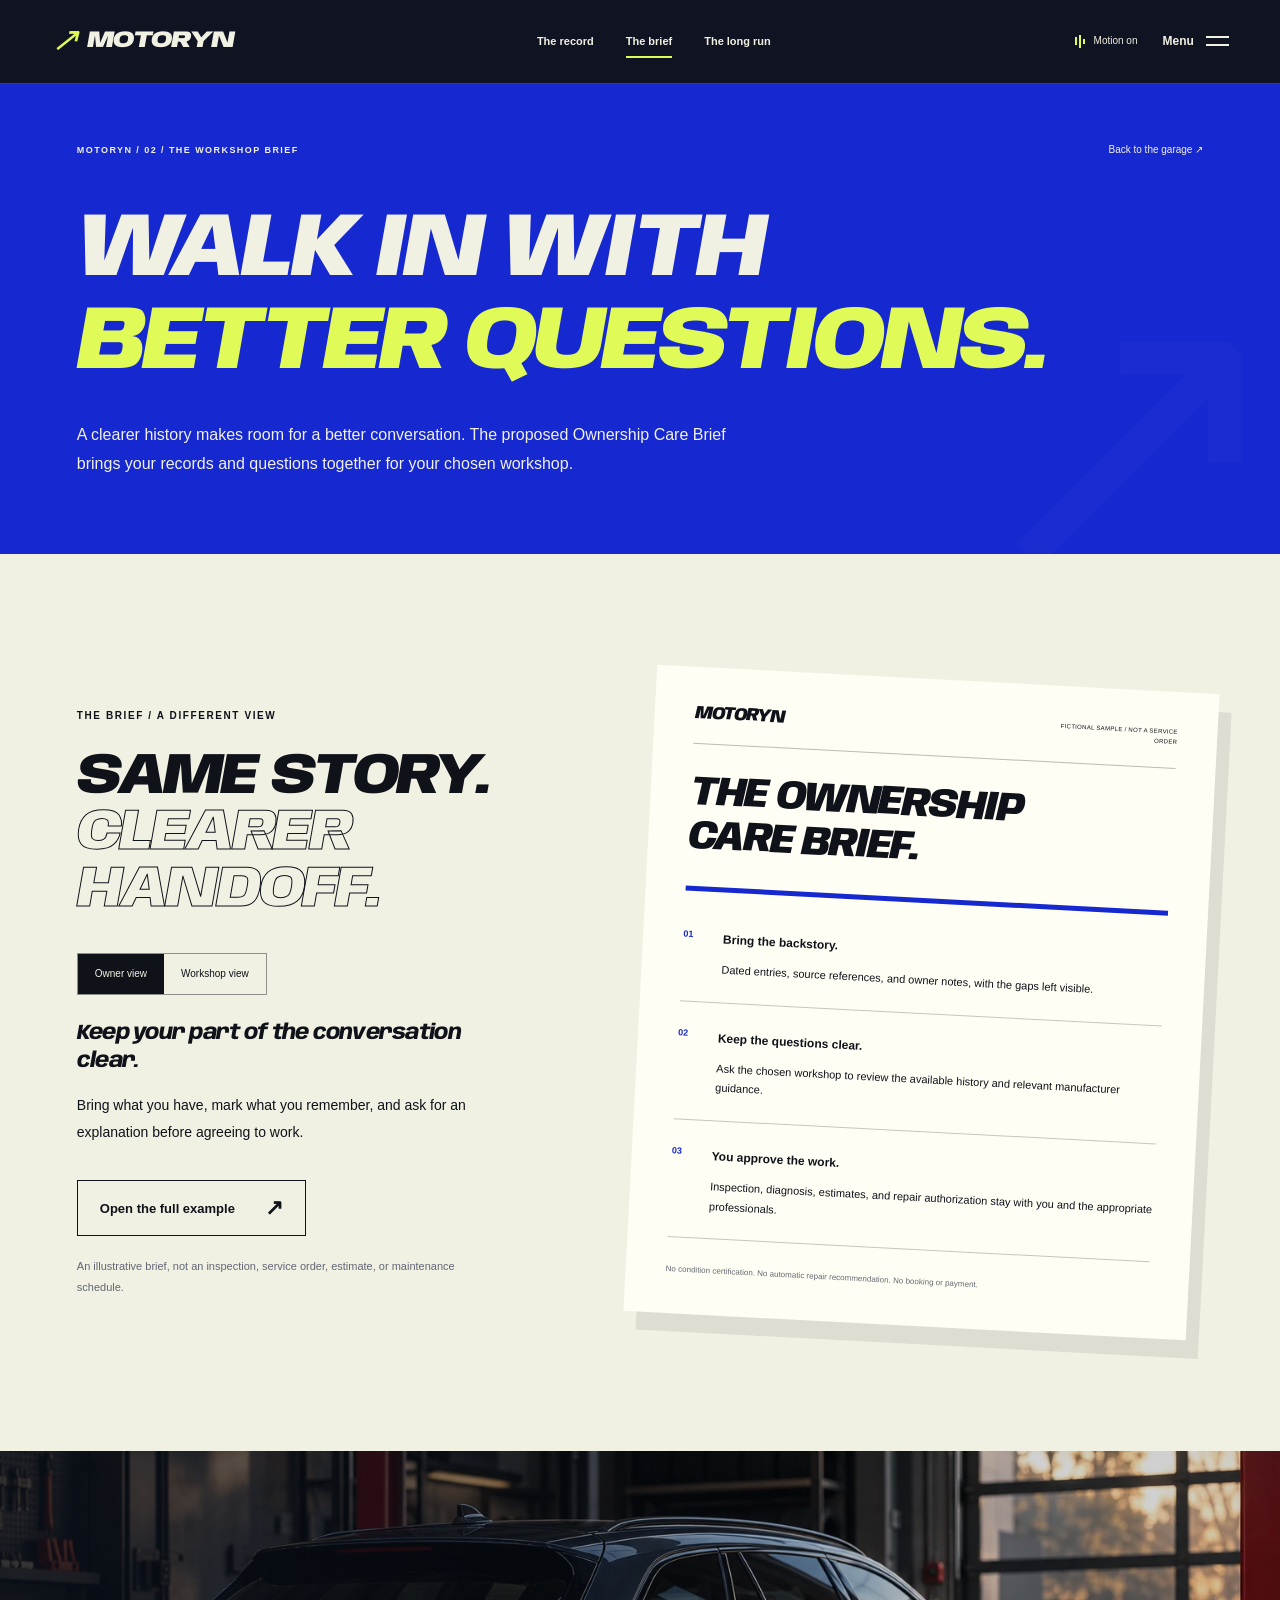
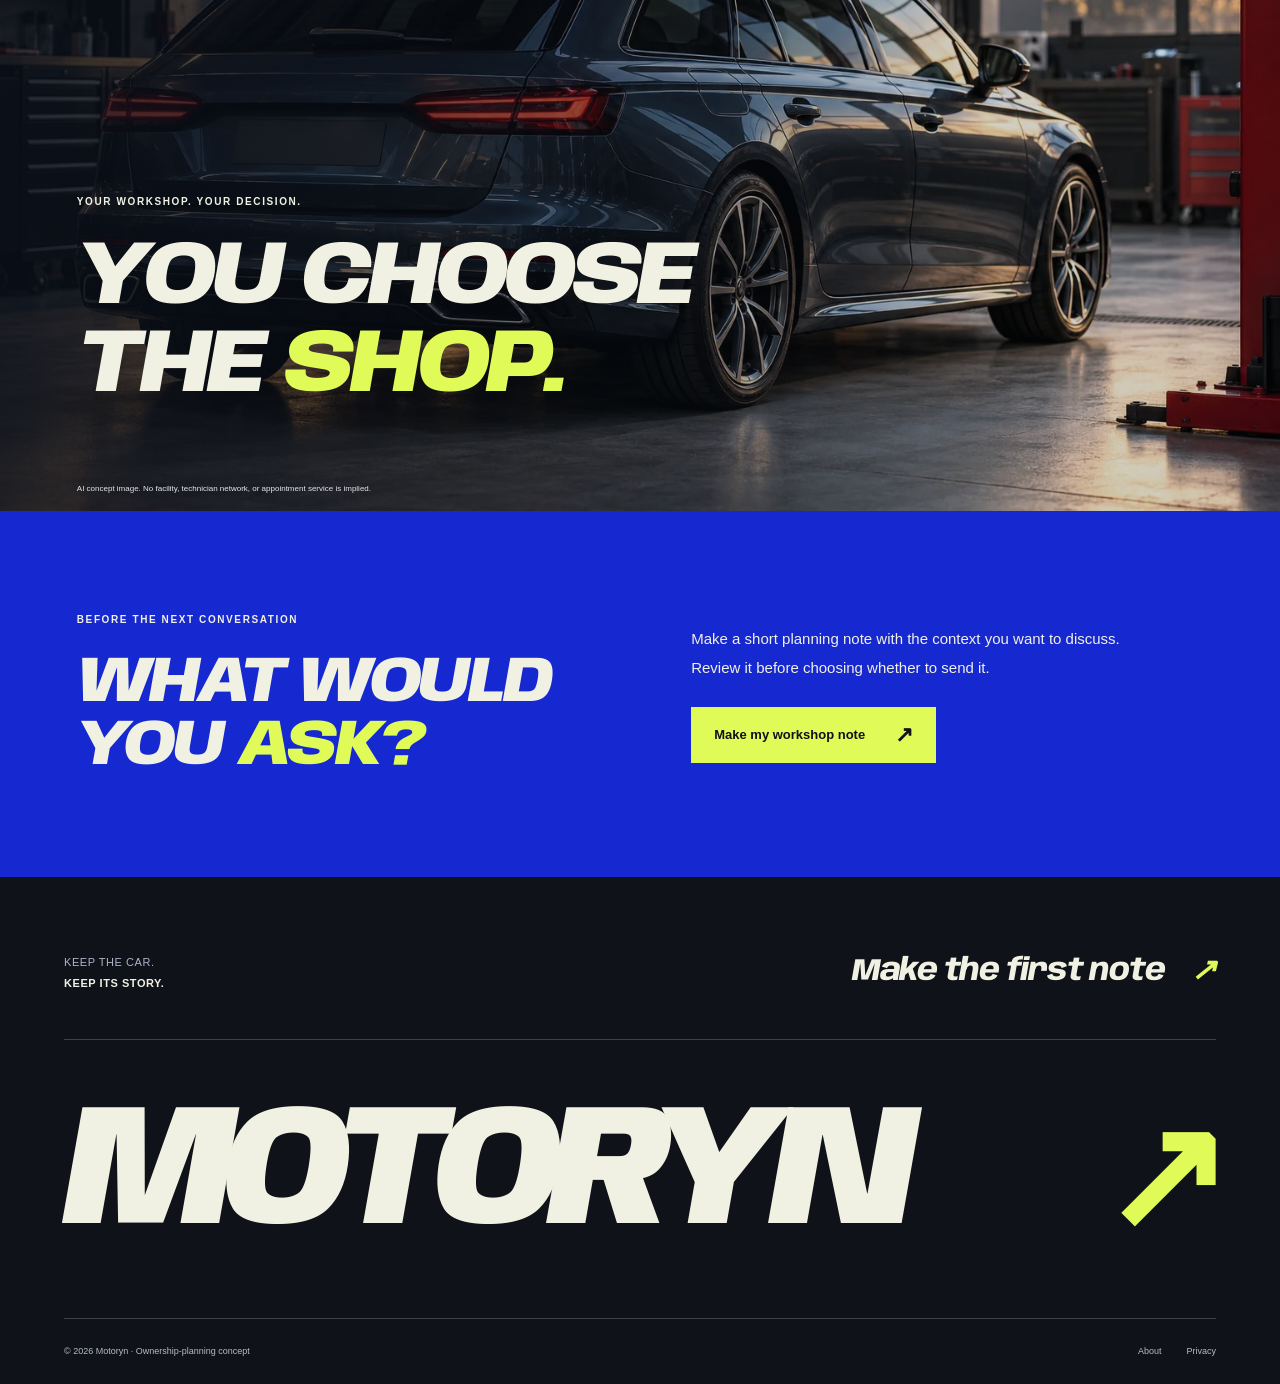
<file: the-brief/index.html>
<!doctype html><html lang="en" data-motion="off" data-scene="cobalt"><head><meta charset="utf-8"><meta name="viewport" content="width=device-width,initial-scale=1"><meta name="theme-color" content="#1326d9"><title>The Ownership Care Brief | Motoryn</title><meta name="description" content="A clearer conversation with your chosen workshop. Explore Motoryn’s illustrative Ownership Care Brief."><link rel="canonical" href="https://motoryn-amber.vercel.app/the-brief/"><meta property="og:type" content="website"><meta property="og:site_name" content="Motoryn"><meta property="og:title" content="The Ownership Care Brief | Motoryn"><meta property="og:description" content="A clearer conversation with your chosen workshop. Explore Motoryn’s illustrative Ownership Care Brief."><meta property="og:url" content="https://motoryn-amber.vercel.app/the-brief/"><meta property="og:image" content="https://motoryn-amber.vercel.app/assets/long-run-1600.webp"><meta name="twitter:card" content="summary_large_image"><link rel="icon" href="/assets/favicon.svg" type="image/svg+xml"><link rel="preload" href="/assets/fonts/anybody-italic-variable.ttf" as="font" type="font/ttf" crossorigin><link rel="stylesheet" href="/styles.css?v=motoryn-motion-1"><script src="/site.js?v=motoryn-motion-1" defer></script></head><body class="page-the-brief"><a class="skip" href="#main">Skip to content</a><header class="site-header"><a class="brand" href="/" aria-label="Motoryn home"><span class="brand-symbol" aria-hidden="true">↗</span><span>MOTORYN</span></a><nav class="site-nav" aria-label="Primary"><a href="/the-record/">The record</a><a href="/the-brief/" aria-current="page">The brief</a><a href="/about/">The long run</a></nav><div class="header-tools"><button class="motion-control only-js" type="button" data-motion-toggle aria-pressed="false"><span class="motion-bars" aria-hidden="true"><i></i><i></i><i></i></span><span data-motion-label>Motion on</span></button><button class="menu-button only-js" type="button" data-menu-open aria-haspopup="dialog" aria-controls="site-menu" aria-expanded="false"><span>Menu</span><i aria-hidden="true"></i></button></div><div class="reading-progress" aria-hidden="true"></div></header>
 <dialog class="menu-dialog" id="site-menu" aria-labelledby="menu-title"><div class="menu-shell"><div class="menu-top"><a class="brand" href="/"><span class="brand-symbol" aria-hidden="true">↗</span><span>MOTORYN</span></a><button class="round-close" type="button" data-close-dialog aria-label="Close menu">×</button></div><div class="menu-meta"><p class="eyebrow" id="menu-title">Choose your next chapter</p><span>YOUR CAR. YOUR CALL.</span></div><nav aria-label="Full site"><a class="menu-link" href="/"><small>01</small><span>The garage</span><b aria-hidden="true">↗</b></a><a class="menu-link" href="/the-record/"><small>02</small><span>The record</span><b aria-hidden="true">↗</b></a><a class="menu-link" href="/the-brief/" aria-current="page"><small>03</small><span>The brief</span><b aria-hidden="true">↗</b></a><a class="menu-link" href="/about/"><small>04</small><span>The long run</span><b aria-hidden="true">↗</b></a><a class="menu-link" href="/start/"><small>05</small><span>Start your note</span><b aria-hidden="true">↗</b></a></nav><div class="menu-bottom"><p>Independent vehicle-care planning.<br>Service concept in development.</p><div class="scene-controls" role="group" aria-label="Color scene"><button type="button" data-scene="cobalt" aria-pressed="true"><i class="scene-dot cobalt-dot"></i>Cobalt</button><button type="button" data-scene="ember" aria-pressed="false"><i class="scene-dot ember-dot"></i>After hours</button></div></div></div></dialog><main id="main"><section class="inner-hero"><div class="inner-hero-meta"><p class="eyebrow">MOTORYN / 02 / The workshop brief</p><a href="/">Back to the garage ↗</a></div><h1 class="display">WALK IN WITH<br><span class="accent-text">BETTER QUESTIONS.</span></h1><p class="inner-intro">A clearer history makes room for a better conversation. The proposed Ownership Care Brief brings your records and questions together for your chosen workshop.</p></section><section class="brief-experience section"><div class="brief-side"><p class="eyebrow">THE BRIEF / A DIFFERENT VIEW</p><h2 class="display">SAME STORY.<br><span class="outline-dark">CLEARER HANDOFF.</span></h2><div class="view-switch" role="group" aria-label="Brief perspective"><button type="button" data-brief-view="owner" disabled aria-pressed="true">Owner view</button><button type="button" data-brief-view="workshop" disabled aria-pressed="false">Workshop view</button></div><div class="brief-view-copy" aria-live="polite"><h3 id="brief-view-title">Keep your part of the conversation clear.</h3><p id="brief-view-copy">Bring what you have, mark what you remember, and ask for an explanation before agreeing to work.</p></div><button class="button secondary only-js" type="button" data-open-brief>Open the full example <span aria-hidden="true">↗</span></button><p class="small-note">An illustrative brief, not an inspection, service order, estimate, or maintenance schedule.</p></div><div class="brief-paper-wrap"><article class="brief-sheet"><div class="brief-sheet-meta"><b>MOTORYN</b><span>FICTIONAL SAMPLE / NOT A SERVICE ORDER</span></div><h3>THE OWNERSHIP<br>CARE BRIEF.</h3><div class="sheet-rule"></div><div class="brief-line"><span>01</span><div><b>Bring the backstory.</b><p>Dated entries, source references, and owner notes, with the gaps left visible.</p></div></div><div class="brief-line"><span>02</span><div><b>Keep the questions clear.</b><p>Ask the chosen workshop to review the available history and relevant manufacturer guidance.</p></div></div><div class="brief-line"><span>03</span><div><b>You approve the work.</b><p>Inspection, diagnosis, estimates, and repair authorization stay with you and the appropriate professionals.</p></div></div><p class="sheet-footnote">No condition certification. No automatic repair recommendation. No booking or payment.</p></article></div></section>
<section class="workshop-photo"><img src="/assets/hero.webp" srcset="/assets/hero-768.webp 768w, /assets/hero.webp 1536w" sizes="100vw" width="1536" height="1024" loading="lazy" decoding="async" alt="Existing AI concept of a graphite wagon in an imagined independent workshop"><div class="workshop-photo-copy"><p class="eyebrow">YOUR WORKSHOP. YOUR DECISION.</p><h2 class="display">YOU CHOOSE<br>THE <span class="accent-text">SHOP.</span></h2></div><p class="photo-credit">AI concept image. No facility, technician network, or appointment service is implied.</p></section>
<section class="split-call section"><div><p class="eyebrow">Before the next conversation</p><h2 class="display">WHAT WOULD<br>YOU <span class="accent-text">ASK?</span></h2></div><div><p>Make a short planning note with the context you want to discuss. Review it before choosing whether to send it.</p><a class="button primary" href="/start/#workshop"><span>Make my workshop note</span><span aria-hidden="true">↗</span></a></div></section></main><footer class="site-footer"><div class="footer-top"><p>KEEP THE CAR.<br><b>KEEP ITS STORY.</b></p><a class="footer-contact" href="/start/">Make the first note <span aria-hidden="true">↗</span></a></div><a class="footer-wordmark" href="/" aria-label="Motoryn home">MOTORYN<span aria-hidden="true">↗</span></a><div class="footer-bottom"><p>© 2026 Motoryn · Ownership-planning concept</p><nav aria-label="Footer"><a href="/about/">About</a><a href="/privacy/">Privacy</a></nav></div></footer><dialog class="detail-dialog gallery-dialog" id="image-dialog" aria-labelledby="image-dialog-title"><div class="dialog-top"><span class="eyebrow" id="image-dialog-title">Motoryn / Image study</span><button class="round-close" type="button" data-close-dialog aria-label="Close image">×</button></div><img id="gallery-image" alt=""><p id="gallery-caption">AI-generated concept imagery. Not an inspected vehicle, actual facility, or available inventory.</p></dialog><dialog class="detail-dialog brief-modal" id="brief-dialog" aria-labelledby="brief-dialog-title"><div class="dialog-top"><span class="eyebrow" id="brief-dialog-title">The Ownership Care Brief / Example</span><button class="round-close" type="button" data-close-dialog aria-label="Close brief example">×</button></div><article class="brief-sheet"><div class="brief-sheet-meta"><b>MOTORYN</b><span>FICTIONAL SAMPLE / NOT A SERVICE ORDER</span></div><h3>THE OWNERSHIP<br>CARE BRIEF.</h3><div class="sheet-rule"></div><div class="brief-line"><span>01</span><div><b>Bring the backstory.</b><p>Dated entries, source references, and owner notes, with the gaps left visible.</p></div></div><div class="brief-line"><span>02</span><div><b>Keep the questions clear.</b><p>Ask the chosen workshop to review the available history and relevant manufacturer guidance.</p></div></div><div class="brief-line"><span>03</span><div><b>You approve the work.</b><p>Inspection, diagnosis, estimates, and repair authorization stay with you and the appropriate professionals.</p></div></div><p class="sheet-footnote">No condition certification. No automatic repair recommendation. No booking or payment.</p></article></dialog></body></html>
</file>
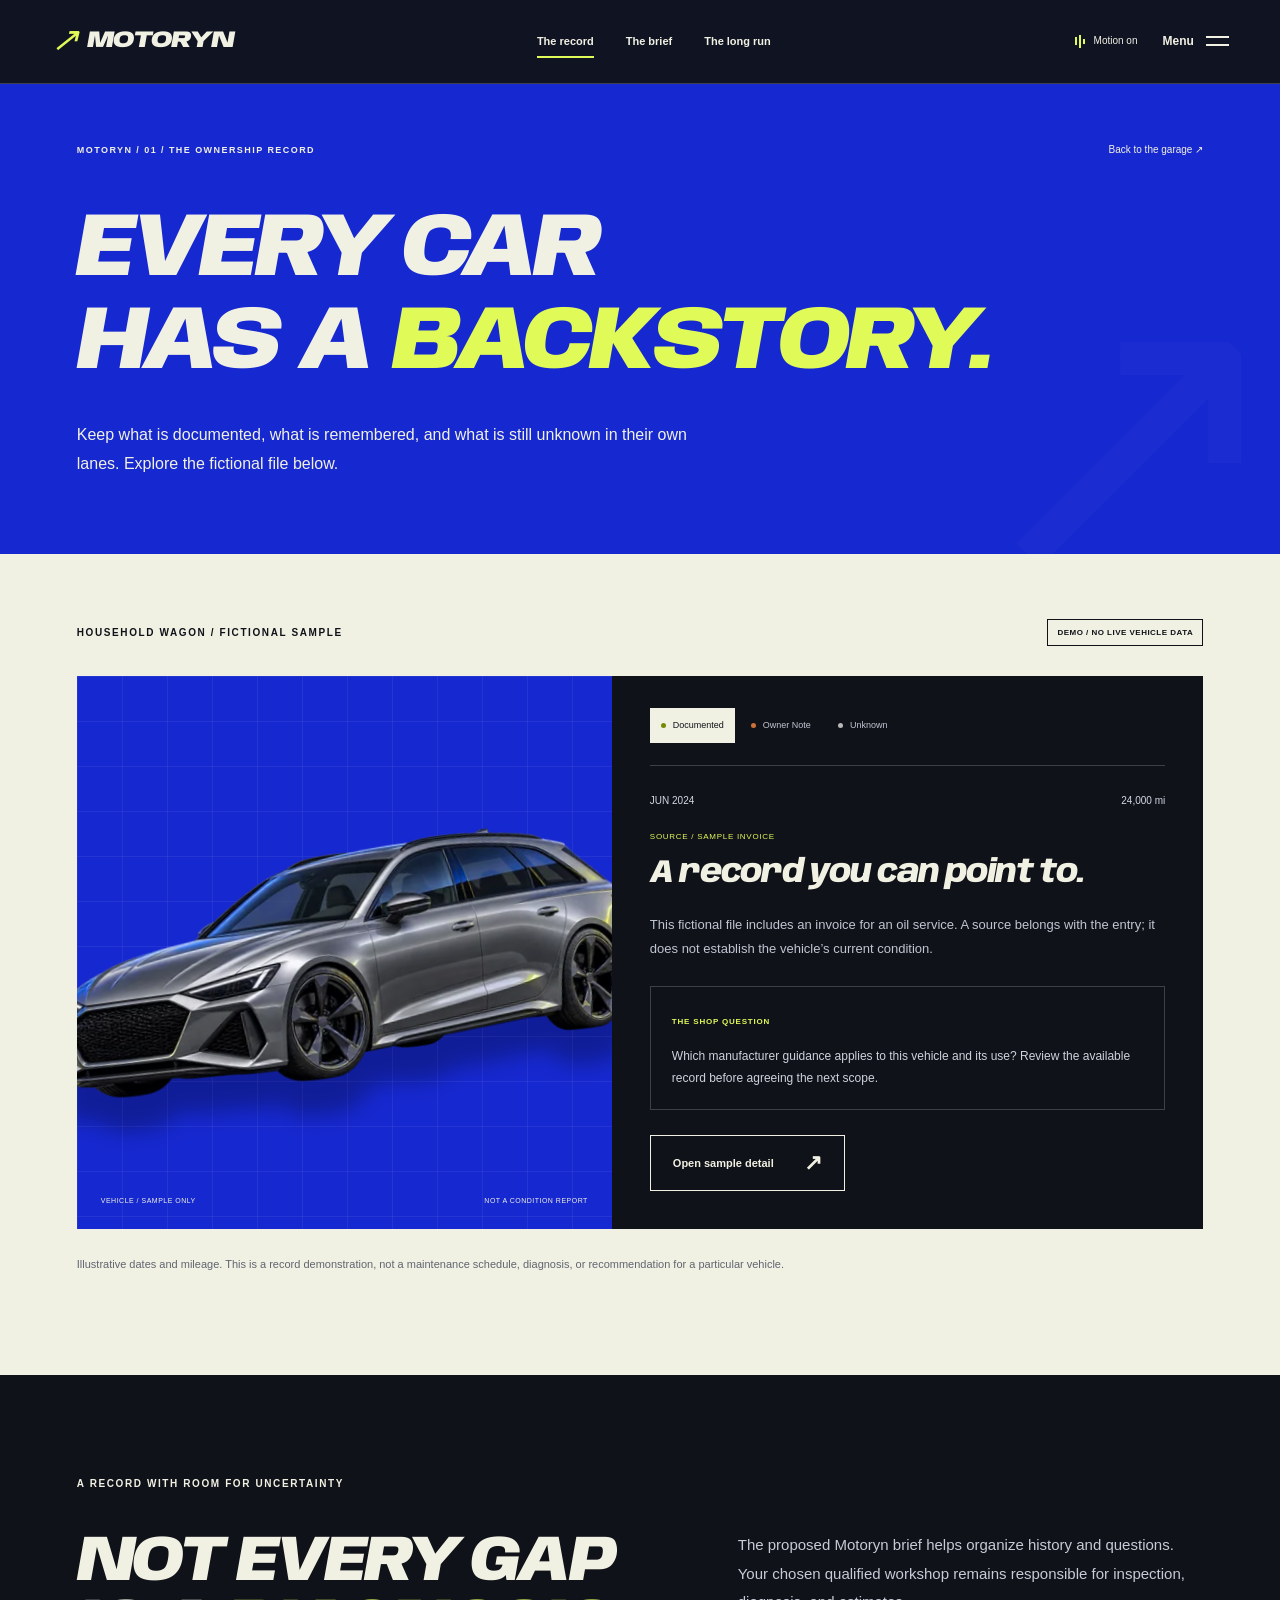
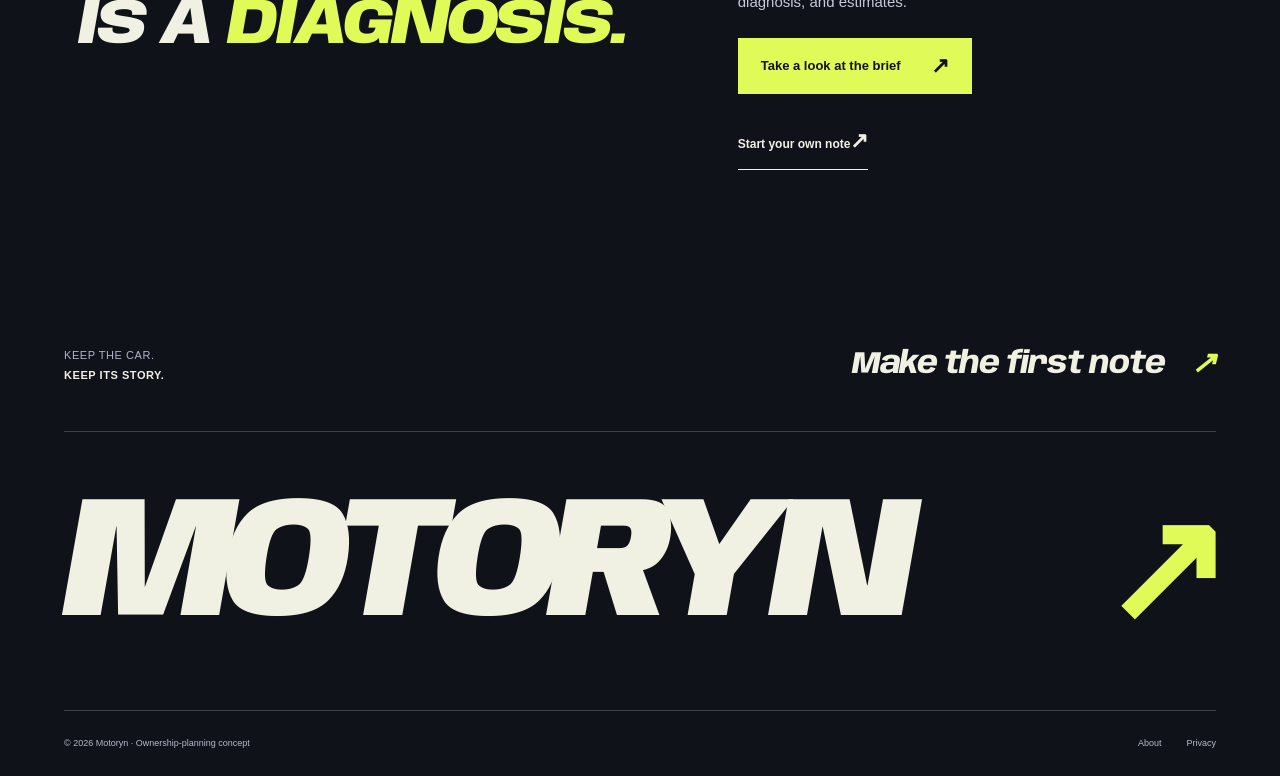
<file: the-record/index.html>
<!doctype html><html lang="en" data-motion="off" data-scene="cobalt"><head><meta charset="utf-8"><meta name="viewport" content="width=device-width,initial-scale=1"><meta name="theme-color" content="#1326d9"><title>The ownership record | Motoryn</title><meta name="description" content="Explore Motoryn’s fictional vehicle record: documented service, owner recollections, and unknown history kept distinct."><link rel="canonical" href="https://motoryn-amber.vercel.app/the-record/"><meta property="og:type" content="website"><meta property="og:site_name" content="Motoryn"><meta property="og:title" content="The ownership record | Motoryn"><meta property="og:description" content="Explore Motoryn’s fictional vehicle record: documented service, owner recollections, and unknown history kept distinct."><meta property="og:url" content="https://motoryn-amber.vercel.app/the-record/"><meta property="og:image" content="https://motoryn-amber.vercel.app/assets/long-run-1600.webp"><meta name="twitter:card" content="summary_large_image"><link rel="icon" href="/assets/favicon.svg" type="image/svg+xml"><link rel="preload" href="/assets/fonts/anybody-italic-variable.ttf" as="font" type="font/ttf" crossorigin><link rel="stylesheet" href="/styles.css?v=motoryn-motion-1"><script src="/site.js?v=motoryn-motion-1" defer></script></head><body class="page-the-record"><a class="skip" href="#main">Skip to content</a><header class="site-header"><a class="brand" href="/" aria-label="Motoryn home"><span class="brand-symbol" aria-hidden="true">↗</span><span>MOTORYN</span></a><nav class="site-nav" aria-label="Primary"><a href="/the-record/" aria-current="page">The record</a><a href="/the-brief/">The brief</a><a href="/about/">The long run</a></nav><div class="header-tools"><button class="motion-control only-js" type="button" data-motion-toggle aria-pressed="false"><span class="motion-bars" aria-hidden="true"><i></i><i></i><i></i></span><span data-motion-label>Motion on</span></button><button class="menu-button only-js" type="button" data-menu-open aria-haspopup="dialog" aria-controls="site-menu" aria-expanded="false"><span>Menu</span><i aria-hidden="true"></i></button></div><div class="reading-progress" aria-hidden="true"></div></header>
 <dialog class="menu-dialog" id="site-menu" aria-labelledby="menu-title"><div class="menu-shell"><div class="menu-top"><a class="brand" href="/"><span class="brand-symbol" aria-hidden="true">↗</span><span>MOTORYN</span></a><button class="round-close" type="button" data-close-dialog aria-label="Close menu">×</button></div><div class="menu-meta"><p class="eyebrow" id="menu-title">Choose your next chapter</p><span>YOUR CAR. YOUR CALL.</span></div><nav aria-label="Full site"><a class="menu-link" href="/"><small>01</small><span>The garage</span><b aria-hidden="true">↗</b></a><a class="menu-link" href="/the-record/" aria-current="page"><small>02</small><span>The record</span><b aria-hidden="true">↗</b></a><a class="menu-link" href="/the-brief/"><small>03</small><span>The brief</span><b aria-hidden="true">↗</b></a><a class="menu-link" href="/about/"><small>04</small><span>The long run</span><b aria-hidden="true">↗</b></a><a class="menu-link" href="/start/"><small>05</small><span>Start your note</span><b aria-hidden="true">↗</b></a></nav><div class="menu-bottom"><p>Independent vehicle-care planning.<br>Service concept in development.</p><div class="scene-controls" role="group" aria-label="Color scene"><button type="button" data-scene="cobalt" aria-pressed="true"><i class="scene-dot cobalt-dot"></i>Cobalt</button><button type="button" data-scene="ember" aria-pressed="false"><i class="scene-dot ember-dot"></i>After hours</button></div></div></div></dialog><main id="main"><section class="inner-hero"><div class="inner-hero-meta"><p class="eyebrow">MOTORYN / 01 / The ownership record</p><a href="/">Back to the garage ↗</a></div><h1 class="display">EVERY CAR<br>HAS A <span class="accent-text">BACKSTORY.</span></h1><p class="inner-intro">Keep what is documented, what is remembered, and what is still unknown in their own lanes. Explore the fictional file below.</p></section><section class="record-experience section" aria-labelledby="sample-title"><div class="experience-top"><h2 class="eyebrow" id="sample-title">HOUSEHOLD WAGON / FICTIONAL SAMPLE</h2><span class="sample-pill">DEMO / NO LIVE VEHICLE DATA</span></div><div class="record-board"><div class="record-visual"><div class="record-grid" aria-hidden="true"></div><img class="" src="/assets/garage-car-1600.webp" srcset="/assets/garage-car-640.webp 640w, /assets/garage-car-960.webp 960w, /assets/garage-car-1600.webp 1600w" sizes="(max-width:760px) 92vw, 50vw" width="1600" height="800" alt="Fictional wagon used to illustrate the sample record" loading="lazy" decoding="async"><div class="record-visual-meta"><span>VEHICLE / SAMPLE ONLY</span><span>NOT A CONDITION REPORT</span></div></div><div class="evidence-console"><div class="record-controls" role="group" aria-label="Choose an example record"><button type="button" data-record="documented" disabled aria-pressed="true"><span class="evidence-dot documented" aria-hidden="true"></span>Documented</button><button type="button" data-record="noted" disabled aria-pressed="false"><span class="evidence-dot noted" aria-hidden="true"></span>Owner Note</button><button type="button" data-record="unknown" disabled aria-pressed="false"><span class="evidence-dot unknown" aria-hidden="true"></span>Unknown</button></div><article id="evidence-panel" aria-live="polite" aria-atomic="true"><div class="console-meta"><span id="record-date">JUN 2024</span><span id="record-mileage">24,000 mi</span></div><p class="evidence-source" id="evidence-source">SOURCE / SAMPLE INVOICE</p><h3 id="evidence-heading">A record you can point to.</h3><p id="evidence-copy">This fictional file includes an invoice for an oil service. A source belongs with the entry; it does not establish the vehicle’s current condition.</p><div class="question-box"><span>THE SHOP QUESTION</span><p id="shop-question">Which manufacturer guidance applies to this vehicle and its use? Review the available record before agreeing the next scope.</p></div></article><button class="button secondary only-js" type="button" data-inspect-record>Open sample detail <span aria-hidden="true">↗</span></button></div></div><p class="small-note">Illustrative dates and mileage. This is a record demonstration, not a maintenance schedule, diagnosis, or recommendation for a particular vehicle.</p><noscript><div class="no-script-records"><h3>More examples</h3><p><strong>Owner note:</strong> a recalled tire rotation without its invoice remains an owner note.</p><p><strong>Unknown:</strong> a missing brake-fluid record does not by itself establish overdue work or a repair need.</p></div></noscript></section>
<section class="record-statement section"><p class="eyebrow">A record with room for uncertainty</p><h2 class="display">NOT EVERY GAP<br>IS A <span class="accent-text">DIAGNOSIS.</span></h2><div><p>The proposed Motoryn brief helps organize history and questions. Your chosen qualified workshop remains responsible for inspection, diagnosis, and estimates.</p><a class="button primary" href="/the-brief/"><span>Take a look at the brief</span><span aria-hidden="true">↗</span></a><a class="button text-button" href="/start/#record"><span>Start your own note</span><span aria-hidden="true">↗</span></a></div></section></main><footer class="site-footer"><div class="footer-top"><p>KEEP THE CAR.<br><b>KEEP ITS STORY.</b></p><a class="footer-contact" href="/start/">Make the first note <span aria-hidden="true">↗</span></a></div><a class="footer-wordmark" href="/" aria-label="Motoryn home">MOTORYN<span aria-hidden="true">↗</span></a><div class="footer-bottom"><p>© 2026 Motoryn · Ownership-planning concept</p><nav aria-label="Footer"><a href="/about/">About</a><a href="/privacy/">Privacy</a></nav></div></footer><dialog class="detail-dialog gallery-dialog" id="image-dialog" aria-labelledby="image-dialog-title"><div class="dialog-top"><span class="eyebrow" id="image-dialog-title">Motoryn / Image study</span><button class="round-close" type="button" data-close-dialog aria-label="Close image">×</button></div><img id="gallery-image" alt=""><p id="gallery-caption">AI-generated concept imagery. Not an inspected vehicle, actual facility, or available inventory.</p></dialog><dialog class="detail-dialog record-modal" id="record-dialog" aria-labelledby="record-dialog-title"><div class="dialog-top"><span class="eyebrow">MOTORYN / FICTIONAL EXAMPLE</span><button class="round-close" type="button" data-close-dialog aria-label="Close sample detail">×</button></div><div class="record-modal-body"><span class="sample-pill" id="record-dialog-label">DOCUMENTED</span><h2 class="display" id="record-dialog-title">Oil service</h2><dl><div><dt>Date</dt><dd id="record-dialog-date">JUN 2024</dd></div><div><dt>Odometer</dt><dd id="record-dialog-mileage">24,000 mi</dd></div><div><dt>Source category</dt><dd id="record-dialog-source">Sample invoice</dd></div></dl><p id="record-dialog-copy"></p><p class="small-note">All records and values are fictional. No actual invoice, identity, or vehicle account is connected.</p></div></dialog></body></html>
</file>
<file: styles.css>
@font-face{font-family:Anybody;src:url('/assets/fonts/anybody-italic-variable.ttf') format('truetype');font-weight:100 900;font-style:italic;font-stretch:50% 150%;font-display:swap}
:root{--ink:#10121a;--paper:#f1f1e3;--night:#101219;--scene:#1628cf;--scene-deep:#101986;--accent:#e0fa58;--muted:#bfc4d5;--line:#ffffff32;--display:Anybody,'Arial Black',Impact,sans-serif;--scroll:0;--pointer-x:0;--pointer-y:0;color-scheme:dark}
:root[data-scene=ember]{--scene:#84224c;--scene-deep:#371a4d;--accent:#ffb976}
*{box-sizing:border-box}html{scroll-behavior:smooth;scroll-padding-top:100px}body{margin:0;background:var(--night);color:var(--paper);font:400 15px/1.65 Arial,Helvetica,sans-serif;-webkit-font-smoothing:antialiased}button,input,textarea,select{font:inherit}button,a{touch-action:manipulation}a{color:inherit;text-decoration:none}button{cursor:pointer}button:disabled{cursor:default}img,svg{display:block;max-width:100%}img{height:auto}button{color:inherit}button,input,select,textarea{border-radius:0}button{border:0}h1,h2,h3,p{margin-top:0}p{margin-bottom:1.4em}[hidden]{display:none!important}::selection{background:var(--accent);color:var(--ink)}a:focus-visible,button:focus-visible,input:focus-visible,textarea:focus-visible,select:focus-visible,summary:focus-visible{outline:3px solid var(--accent);outline-offset:6px}.skip{position:fixed;top:-100px;left:16px;padding:14px 20px;background:var(--accent);color:var(--ink);z-index:200}.skip:focus{top:12px}.only-js{display:none!important}.js .only-js{display:inline-flex!important}.display{font-family:var(--display);font-style:italic;font-weight:850;font-variation-settings:'wdth' 110,'wght' 850;line-height:.98;letter-spacing:-.055em;text-transform:uppercase}.eyebrow{font:700 10px/1.7 Arial,sans-serif;letter-spacing:.16em;text-transform:uppercase}.accent-text{color:var(--accent)}.outline-dark{-webkit-text-stroke:1px currentColor;color:transparent;text-shadow:0 0 0 transparent}.small-note{font-size:11px;line-height:1.9;color:var(--muted)}.section{padding:100px 6vw}.button{display:inline-flex;align-items:center;justify-content:space-between;gap:30px;min-height:54px;padding:16px 22px;font-weight:700;font-size:13px;line-height:1.5;border:1px solid transparent;position:relative;transition:background .25s,color .25s,transform .25s}.button>span[aria-hidden]{font-size:22px;line-height:1}.button.primary{background:var(--accent);color:var(--ink)}.button.primary:hover{background:var(--paper);transform:translateY(-3px)}.button.secondary{background:transparent;border-color:currentColor}.button.secondary:hover{background:var(--paper);color:var(--ink)}.button.text-button{padding-inline:0;border:0;border-bottom:1px solid currentColor;min-height:45px;background:transparent;justify-content:flex-start;font-size:12px}.button.text-button:hover{gap:40px}.concept-badge{display:inline-flex;align-items:center;gap:9px;border:1px solid #ffffff65;padding:7px 10px;font-size:9px;font-weight:700;letter-spacing:.08em;white-space:nowrap}.concept-badge i{width:5px;height:5px;background:var(--accent);border-radius:50%}
/* An editorial garage, with motion built as progressive enhancement. */
.site-header{height:84px;padding:0 4vw;position:fixed;top:0;left:0;right:0;z-index:70;background:#101219f2;backdrop-filter:blur(15px);border-bottom:1px solid var(--line);display:flex;align-items:center;justify-content:space-between;gap:30px}.brand{display:inline-flex;align-items:center;gap:9px;font-family:var(--display);font-style:italic;font-variation-settings:'wdth' 125,'wght' 900;font-size:23px;letter-spacing:-.06em;line-height:1;flex-shrink:0}.brand-symbol{color:var(--accent);font-size:34px;line-height:1}.site-nav{display:flex;gap:32px;align-items:center}.site-nav a{font-size:11px;font-weight:700;position:relative;padding-block:12px}.site-nav a:after{content:'';position:absolute;bottom:5px;left:0;width:100%;height:2px;background:var(--accent);transform:scaleX(0);transform-origin:left;transition:transform .25s}.site-nav a:hover:after,.site-nav a[aria-current=page]:after{transform:scaleX(1)}.header-tools{display:flex;align-items:center;gap:25px}.motion-control{background:none;align-items:center;gap:9px;font-size:10px;padding:10px 0;white-space:nowrap}.motion-bars{display:flex;align-items:center;gap:2px;height:14px}.motion-bars i{width:2px;height:8px;background:var(--accent)}.motion-bars i:nth-child(2){height:13px}.motion-bars i:nth-child(3){height:5px}.menu-button{align-items:center;gap:12px;padding:10px 0;background:none;font-size:12px;font-weight:700}.menu-button i{position:relative;display:block;width:23px;height:10px;border-top:2px solid currentColor;border-bottom:2px solid currentColor}.reading-progress{position:absolute;bottom:-1px;left:0;width:100%;height:2px;background:var(--accent);transform:scaleX(var(--scroll));transform-origin:left}
.garage-hero{height:100svh;min-height:860px;max-height:1100px;isolation:isolate;position:relative;padding:126px 5vw 0;background:var(--scene);overflow:hidden}.hero-topline{display:flex;justify-content:space-between;align-items:center;position:relative;z-index:5}.hero-topline p{margin:0;font-size:9px}.hero-title{font-size:clamp(70px,9.2vw,160px);margin:34px 0 0;position:relative;z-index:4;pointer-events:none;font-variation-settings:'wdth' 112,'wght' 900;letter-spacing:-.065em;line-height:1.02}.hero-title .title-line{display:block;white-space:nowrap}.hero-title .title-outline{font-size:.815em;color:transparent;-webkit-text-stroke:1.1px var(--accent);margin-top:4px;transform-origin:left}.hero-car-stage{position:absolute;top:285px;right:-5vw;width:78vw;max-width:1300px;z-index:3;transform:translate(calc(var(--pointer-x)*-9px),calc(var(--pointer-y)*-5px));transition:transform .8s cubic-bezier(.16,1,.3,1)}.hero-car{width:100%;filter:drop-shadow(0 30px 12px #05063445);will-change:transform}.car-shadow{position:absolute;left:10%;right:12%;bottom:10%;height:8%;background:#080929a3;filter:blur(24px);border-radius:50%;transform:rotate(-5deg)}.hero-copy{position:absolute;z-index:6;bottom:115px;left:5vw;width:310px}.hero-copy>p{font-size:17px;line-height:1.7;margin-bottom:23px}.hero-copy .button{font-size:12px;min-width:220px}.hero-small{display:block;font-size:10px;line-height:1.8;max-width:260px;margin-top:17px;color:#e9ebff}.hero-grid{position:absolute;inset:38% -60% -120%;z-index:-1;background-image:linear-gradient(#ffffff10 1px,transparent 1px),linear-gradient(90deg,#ffffff10 1px,transparent 1px);background-size:75px 75px;transform:perspective(600px) rotateX(55deg);transform-origin:center top;mask-image:linear-gradient(transparent,#000 15%,#000)}.hero-halo{position:absolute;width:70vw;height:70vw;right:-15%;top:9%;border:1px solid #ffffff22;border-radius:50%;z-index:-1;box-shadow:0 0 0 80px #ffffff04,0 0 0 160px #ffffff03}.car-measure{position:absolute;font-size:8px;letter-spacing:.1em;color:#ffffffad;writing-mode:vertical-rl;bottom:23%;border-left:1px solid #ffffff45;padding-left:10px}.left-measure{left:6%}.right-measure{right:9%}.floating-file{position:absolute;right:5vw;bottom:86px;background:var(--paper);color:var(--ink);padding:22px 30px;width:185px;z-index:5;transform:rotate(6deg);box-shadow:9px 10px 0 #0002;transition:transform .4s}.floating-file .eyebrow{display:block;font-size:7px;letter-spacing:.11em;margin-bottom:12px}.floating-file b{font:850 italic 23px/.98 var(--display);font-variation-settings:'wdth' 90,'wght' 850;letter-spacing:-.045em}.floating-file em{font-style:inherit;color:var(--scene)}.floating-file:hover{transform:rotate(0deg) translateY(-9px)}.file-corner{position:absolute;right:15px;bottom:16px;font-size:25px}.orbit-stamp{position:absolute;z-index:5;right:22vw;bottom:85px;width:130px;height:130px;color:var(--accent)}.orbit-stamp text{fill:currentColor;font:700 11px Arial,sans-serif;letter-spacing:2px}.hero-bottomline{position:absolute;left:5vw;right:5vw;bottom:23px;display:flex;justify-content:space-between;gap:25px;align-items:center;z-index:5;font-size:8px;font-weight:700;letter-spacing:.09em}.hero-bottomline>a{font-size:10px;text-transform:none;letter-spacing:0}.marquee-track{overflow:hidden;background:var(--accent);color:var(--ink);border-block:1px solid var(--ink);padding:21px 0;transform:rotate(-1.1deg) scale(1.02);position:relative;z-index:7}.marquee-rail{display:flex;align-items:center;gap:45px;width:max-content;font-family:var(--display);font-style:italic;font-size:clamp(19px,2.4vw,38px);font-weight:850;font-variation-settings:'wdth' 120,'wght' 850;line-height:1;letter-spacing:-.025em;white-space:nowrap}.marquee-rail b{font:400 40px/1 Arial}
.manifesto{display:grid;grid-template-columns:1fr 1fr;gap:9vw;align-items:center;padding-block:130px}.manifesto-copy{max-width:560px}.manifesto h2{font-size:clamp(55px,6.1vw,99px);margin:25px 0 35px}.manifesto-copy>p:not(.eyebrow){color:#c5c8d4;font-size:15px;line-height:1.9;max-width:430px}.manifesto .text-button{margin-top:12px}.detail-photo{margin:0;position:relative}.tilt-photo{transform:rotate(3deg);transition:transform .6s}.tilt-photo:hover{transform:rotate(0deg)}.detail-photo .image-study-button{padding:0;width:100%;background:transparent;position:relative;overflow:hidden}.detail-photo img{width:100%;aspect-ratio:4/4.3;object-fit:cover}.image-plus{position:absolute;right:18px;bottom:18px;width:40px;height:40px;border:1px solid #ffffff80;background:#10121970;display:flex;align-items:center;justify-content:center;font-size:24px;transition:transform .3s}.image-study-button:hover .image-plus{transform:rotate(90deg)}.detail-photo figcaption{display:flex;justify-content:space-between;gap:20px;font-size:8px;margin-top:17px;letter-spacing:.07em}.photo-sticker{position:absolute;left:-40px;top:60px;background:var(--accent);color:var(--ink);padding:18px;font:850 italic 24px/1 var(--display);letter-spacing:-.04em;transform:rotate(-11deg)}.garage-links{background:var(--paper);color:var(--ink);padding-block:100px 110px}.section-heading{display:flex;justify-content:space-between;align-items:start;gap:8vw;margin-bottom:55px}.section-heading>.eyebrow{min-width:150px;padding-top:10px}.section-heading h2{font-size:clamp(45px,5vw,81px);margin:0;max-width:900px}.outline-dark{-webkit-text-stroke:1px var(--ink)}.garage-link-grid{display:grid;grid-template-columns:1.04fr .96fr;gap:28px}.garage-tile{padding:32px 36px 40px;position:relative;min-width:0;overflow:hidden;min-height:670px;transition:transform .45s,box-shadow .45s}.garage-tile:hover{transform:translateY(-8px);box-shadow:10px 15px 0 #10121922}.record-tile{background:var(--scene);color:var(--paper)}.brief-tile{background:var(--accent);color:var(--ink)}.tile-top{display:flex;justify-content:space-between;gap:20px;font-size:9px;font-weight:700;letter-spacing:.08em;position:relative;z-index:2}.tile-top>span:last-child{font-size:24px;line-height:1}.garage-tile h3{font-size:clamp(40px,4.6vw,73px);margin:30px 0 20px;letter-spacing:-.05em}.garage-tile>p{font-size:13px;max-width:360px;margin:0;line-height:1.8}.paper-stack{position:relative;height:270px;margin:40px auto 25px;width:240px;transform:rotate(-9deg);transition:transform .5s}.paper-stack>i,.paper-stack>div{position:absolute;inset:0;background:var(--paper);color:var(--ink);box-shadow:0 4px 14px #0002}.paper-stack>i:first-child{transform:rotate(-9deg)}.paper-stack>i:nth-child(2){transform:rotate(9deg)}.paper-stack>div{padding:25px}.paper-stack span{display:block;font-size:7px;font-weight:700;letter-spacing:.06em;margin-bottom:14px}.paper-stack b{display:block;font:800 italic 17px var(--display);letter-spacing:-.04em}.paper-stack em{display:inline-block;font-style:normal;font-size:7px;font-weight:700;background:#1529d6;color:#fff;padding:4px;margin-top:8px}.paper-stack hr{border:0;border-top:1px solid #a8a99d;margin:20px 0 15px}.paper-stack hr+span{margin-bottom:7px}.garage-tile:hover .paper-stack{transform:rotate(0deg) translateY(-4px)}.brief-graphic{height:295px;position:relative;display:flex;align-items:center;justify-content:center}.graphic-circle{position:absolute;width:240px;height:240px;border:1px solid #10121950;border-radius:50%;box-shadow:0 0 0 25px #10121906,0 0 0 50px #10121904}.brief-graphic b{font:850 italic 42px/.98 var(--display);letter-spacing:-.06em;transform:rotate(-8deg);z-index:1}.brief-graphic i{font-style:normal;font-size:70px;position:absolute;right:12%;top:30px;transform:rotate(10deg)}.garage-tile:hover .brief-graphic b{transform:rotate(2deg)}.road-feature{position:relative;min-height:700px;display:flex;align-items:end;padding:90px 6vw;background:#141c29;overflow:hidden;isolation:isolate}.road-feature figure{position:absolute;inset:0;z-index:-2;margin:0}.road-feature img{height:100%;width:100%;object-fit:cover;object-position:center}.road-feature figcaption{position:absolute;right:25px;bottom:15px;font-size:8px;color:#e6e9f1}.road-shade{position:absolute;inset:0;z-index:-1;background:linear-gradient(90deg,#080c14e8,#080c1450 60%,#080c1410),linear-gradient(0deg,#080c14bb,transparent 75%)}.road-copy{max-width:700px}.road-copy h2{font-size:clamp(60px,6.9vw,110px);margin:25px 0}.road-copy>p:not(.eyebrow){font-size:15px;max-width:420px;color:#d7dbe4}.road-copy .button{margin-top:14px}.final-call{background:var(--scene);display:grid;grid-template-columns:1.5fr 1fr;gap:3vw 7vw;padding-block:110px}.final-call>.eyebrow{grid-column:1/-1;margin-bottom:15px}.final-call h2{font-size:clamp(45px,5vw,84px);margin:0}.final-call>div{align-self:end;padding-bottom:7px;max-width:360px}.final-call>div p{font-size:16px;line-height:1.8;margin-bottom:28px}.site-footer{padding:75px 5vw 25px;overflow:hidden}.footer-top{display:flex;justify-content:space-between;align-items:start;gap:40px;border-bottom:1px solid var(--line);padding-bottom:45px}.footer-top>p{font-size:11px;letter-spacing:.05em;line-height:1.9;margin:0;color:#aeb4c7}.footer-top b{color:var(--paper)}.footer-contact{font:750 italic clamp(19px,2.4vw,36px)/1.3 var(--display);letter-spacing:-.04em}.footer-contact span{color:var(--accent);margin-left:20px}.footer-wordmark{display:flex;align-items:center;justify-content:space-between;white-space:nowrap;font-family:var(--display);font-weight:900;font-style:italic;font-variation-settings:'wdth' 100,'wght' 900;letter-spacing:-.08em;font-size:13.4vw;line-height:1.3;margin:25px 0 30px;gap:20px}.footer-wordmark>span{color:var(--accent);font-family:Arial,sans-serif;font-style:normal;font-size:.9em;line-height:1}.footer-bottom{display:flex;justify-content:space-between;gap:25px;align-items:center;border-top:1px solid var(--line);padding-top:25px;color:#b6bbc9;font-size:9px}.footer-bottom p{margin:0}.footer-bottom nav{display:flex;gap:25px}
/* Complete linked pages, not dead-end overlay mockups. */
.inner-hero{background:var(--scene);padding:142px 6vw 75px;position:relative;overflow:hidden}.inner-hero:after{content:'↗';position:absolute;right:-15px;bottom:-85px;font:400 400px/1 Arial;color:#ffffff06;pointer-events:none}.inner-hero-meta{display:flex;align-items:center;justify-content:space-between;gap:30px;margin-bottom:45px}.inner-hero-meta>.eyebrow{margin:0;font-size:9px}.inner-hero-meta>a{font-size:10px}.inner-hero h1{font-size:clamp(52px,7vw,112px);line-height:1.04;margin:0 0 30px;position:relative;z-index:1;max-width:1200px}.inner-intro{font-size:16px;line-height:1.85;max-width:650px;margin:0;position:relative;z-index:1}.experience-top{display:flex;justify-content:space-between;align-items:center;gap:30px;margin-bottom:30px}.experience-top h2{margin:0}.sample-pill{display:inline-block;font-size:8px;font-weight:700;letter-spacing:.06em;border:1px solid currentColor;padding:6px 9px}.record-experience{background:var(--paper);color:var(--ink);padding-top:65px}.record-board{display:grid;grid-template-columns:.95fr 1.05fr;background:var(--night);color:var(--paper);min-width:0}.record-visual{min-height:550px;display:flex;align-items:center;justify-content:center;position:relative;isolation:isolate;overflow:hidden;background:var(--scene)}.record-grid{position:absolute;inset:0;background-image:linear-gradient(#ffffff0f 1px,transparent 1px),linear-gradient(90deg,#ffffff0f 1px,transparent 1px);background-size:45px 45px;z-index:-1}.record-visual>img{width:115%;max-width:none;transform:rotate(-8deg);filter:drop-shadow(0 35px 10px #0004)}.record-visual-meta{position:absolute;left:24px;right:24px;bottom:23px;display:flex;justify-content:space-between;font-size:7px;letter-spacing:.07em;gap:20px}.evidence-console{padding:32px 38px 38px;min-width:0}.record-controls{display:flex;gap:5px;border-bottom:1px solid var(--line);padding-bottom:22px;flex-wrap:wrap}.record-controls button{display:flex;align-items:center;gap:7px;background:none;padding:9px 10px;font-size:9px;color:#c0c5d1;border:1px solid transparent;transition:background .2s,color .2s}.record-controls button[aria-pressed=true]{background:var(--paper);color:var(--ink)}.evidence-dot{width:5px;height:5px;display:inline-block;border-radius:50%;flex-shrink:0}.evidence-dot.documented{background:#748b05}.evidence-dot.noted{background:#cd7236}.evidence-dot.unknown{background:#b7b7b7}.console-meta{display:flex;justify-content:space-between;gap:20px;font-size:10px;color:#d2d8e4;margin-top:27px}.evidence-source{font-size:8px;letter-spacing:.09em;color:var(--accent);margin:20px 0 13px;text-transform:uppercase}.evidence-console h3{font:800 italic clamp(22px,2.5vw,39px)/1.13 var(--display);letter-spacing:-.04em;margin:0 0 21px}.evidence-console #evidence-copy{font-size:13px;line-height:1.85;color:#bfc5d1}.question-box{border:1px solid var(--line);padding:20px 21px;margin:25px 0}.question-box>span{font-size:8px;font-weight:700;letter-spacing:.1em;color:var(--accent)}.question-box p{font-size:12px;line-height:1.85;margin:13px 0 0;color:#cdd2dc}.evidence-console>.button{font-size:11px;min-height:45px}.record-experience>.small-note{color:#5f6470;max-width:1000px;margin:25px 0 0}.record-statement{display:grid;grid-template-columns:1.2fr 1fr;gap:25px 8vw}.record-statement>.eyebrow{grid-column:1/-1}.record-statement h2{font-size:clamp(45px,5vw,78px);margin:0}.record-statement>div>p{font-size:15px;line-height:1.9;color:#c6cbd7}.record-statement .text-button{display:table;margin-top:20px}.no-script-records{margin-top:35px;color:var(--ink);font-size:13px;max-width:850px}.brief-experience{display:grid;grid-template-columns:.9fr 1.1fr;gap:8vw;align-items:center;background:var(--paper);color:var(--ink);overflow:hidden}.brief-side h2{font-size:clamp(42px,4.5vw,70px);margin:25px 0 35px}.view-switch{display:flex;border:1px solid #10121970;width:fit-content;margin-bottom:25px}.view-switch button{font-size:10px;background:transparent;color:var(--ink);padding:12px 17px}.view-switch button[aria-pressed=true]{background:var(--ink);color:var(--paper)}.brief-view-copy{min-height:160px;max-width:420px}.brief-view-copy h3{font:750 italic 21px/1.3 var(--display);letter-spacing:-.035em;margin:0 0 17px}.brief-view-copy p{font-size:14px;line-height:1.9}.brief-side>.small-note{color:#626674;max-width:420px;margin:20px 0 0}.brief-paper-wrap{padding:25px 0}.brief-sheet{background:#fffef5;color:#10121a;padding:36px 40px;box-shadow:13px 18px 0 #10121916;transform:rotate(3deg);max-width:660px;margin:0 auto;position:relative}.brief-sheet-meta{display:flex;justify-content:space-between;gap:20px;border-bottom:1px solid #bbbdb0;padding-bottom:20px;align-items:center}.brief-sheet-meta>b{font:850 italic 18px var(--display);letter-spacing:-.055em}.brief-sheet-meta>span{font-size:6px;max-width:130px;text-align:right;letter-spacing:.05em}.brief-sheet h3{font:850 italic clamp(28px,3.2vw,50px)/1.08 var(--display);letter-spacing:-.05em;margin:27px 0}.sheet-rule{height:5px;background:var(--scene);margin-bottom:12px}.brief-line{display:grid;grid-template-columns:25px 1fr;gap:15px;padding:22px 0;border-bottom:1px solid #c6c7bc}.brief-line>span{font-size:9px;font-weight:700;color:var(--scene);padding-top:2px}.brief-line b{font-size:12px}.brief-line p{font-size:11px;line-height:1.8;margin:9px 0 0}.sheet-footnote{font-size:8px;line-height:1.8;margin:25px 0 0;max-width:360px;color:#656a72}.workshop-photo{position:relative;height:660px;overflow:hidden;background:#191d24;isolation:isolate}.workshop-photo:after{content:'';position:absolute;inset:0;background:linear-gradient(90deg,#0a101ad9,#0a101a30 75%);z-index:-1}.workshop-photo>img{width:100%;height:100%;object-fit:cover;position:absolute;inset:0;z-index:-2}.workshop-photo-copy{position:absolute;left:6vw;bottom:100px}.workshop-photo-copy h2{font-size:clamp(60px,7vw,110px);margin:25px 0 0}.photo-credit{position:absolute;bottom:16px;left:6vw;right:6vw;font-size:8px;color:#e4e6ee;margin:0}.split-call{display:grid;grid-template-columns:1fr 1fr;gap:8vw;background:var(--scene);align-items:center}.split-call h2{font-size:clamp(45px,5vw,80px);margin:24px 0 0}.split-call>div:last-child{max-width:460px}.split-call>div>p:not(.eyebrow){line-height:1.9;margin-bottom:25px}.about-photo{position:relative;height:520px;overflow:hidden}.about-photo img{width:100%;height:100%;object-fit:cover;object-position:center 60%}.about-story{display:grid;grid-template-columns:1.1fr 1fr;gap:20px 8vw}.about-story>.eyebrow{grid-column:1/-1}.about-story h2{font-size:clamp(45px,5vw,80px);margin:0}.about-story>div p{color:#c5cad5;font-size:14px;line-height:1.95}.about-story .large-copy{font-size:21px;color:var(--paper);line-height:1.65}.about-story .small-note{font-size:11px}.faq-section{display:grid;grid-template-columns:.8fr 1.2fr;gap:9vw;background:var(--paper);color:var(--ink)}.faq-section h2{font-size:clamp(45px,5.5vw,88px);margin:25px 0}.faq-section .accent-text{color:var(--scene)}.faq-list details{border-top:1px solid #92978e}.faq-list details:last-child{border-bottom:1px solid #92978e}.faq-list summary{display:flex;justify-content:space-between;align-items:center;gap:25px;list-style:none;cursor:pointer;padding:24px 0;font-size:13px;font-weight:700;line-height:1.6}.faq-list summary::-webkit-details-marker{display:none}.faq-list summary>span{font-size:26px;line-height:1;flex-shrink:0;font-weight:400;transition:transform .2s}.faq-list details[open] summary>span{transform:rotate(45deg)}.faq-list details p{font-size:13px;line-height:1.9;color:#555d67;margin:0 20px 25px 0}
/* Local note builder. No production account or booking UI is implied. */
.page-start .inner-hero{padding-bottom:65px}.page-start .inner-hero h1{font-size:clamp(48px,6vw,96px)}.builder-section{display:grid;grid-template-columns:.7fr 1.3fr;gap:7vw;align-items:start;background:var(--paper);color:var(--ink);padding-top:75px}.builder-aside{position:sticky;top:120px}.builder-number{font:850 italic 95px/1 var(--display);letter-spacing:-.06em;color:var(--scene);margin-bottom:28px}.builder-number>span{font:700 13px/1 Arial;color:#6a7180;letter-spacing:0;margin-left:10px}.builder-aside>.eyebrow{font-size:8px;margin-bottom:17px}.builder-aside h2{font-size:clamp(26px,2.5vw,41px);line-height:1.12;letter-spacing:-.045em;margin:0 0 24px}.builder-aside>p:not(.eyebrow){font-size:12px;line-height:1.9;color:#5e6571;max-width:300px}.builder-aside-bottom{border-top:1px solid #b0b4a9;margin-top:35px;padding-top:25px}.builder-aside-bottom .concept-badge{border-color:#8e958a;font-size:7px;padding:7px}.builder-aside-bottom .concept-badge i{background:var(--scene)}.builder-aside-bottom>a{display:block;max-width:250px;font-size:10px;line-height:1.8;margin-top:23px;text-decoration:underline;text-underline-offset:3px}.note-builder{min-width:0}.builder-progress{display:flex;justify-content:space-between;gap:20px;font-size:8px;font-weight:700;padding-bottom:25px;border-bottom:1px solid #a8afa4;margin-bottom:35px;color:#777e87}.builder-progress span.active{color:var(--scene)}.builder-step{min-width:0;border:0;padding:0;margin:0}.builder-step legend{display:table;width:100%;font:800 italic clamp(22px,2.6vw,39px)/1.15 var(--display);letter-spacing:-.045em;padding:0;margin-bottom:20px}.builder-step>p:first-of-type{font-size:12px;color:#5b626e;margin-bottom:26px}.coverage-choices{display:grid;gap:13px}.coverage-choices label{cursor:pointer;position:relative;display:block}.coverage-choices input{position:absolute;opacity:0;width:1px;height:1px}.coverage-choices label>span{border:1px solid #aeb4a9;padding:22px 55px 22px 24px;display:flex;flex-direction:column;position:relative;background:#ffffff3b;transition:background .2s,border-color .2s}.coverage-choices b{font:800 italic 21px/1.2 var(--display);letter-spacing:-.04em}.coverage-choices small{font-size:11px;color:#5c6470;margin-top:7px;line-height:1.7}.coverage-choices i{position:absolute;right:21px;top:29px;font-style:normal;font-size:23px}.coverage-choices input:checked+span{background:var(--accent);border-color:var(--ink)}.coverage-choices input:focus-visible+span{outline:3px solid var(--scene);outline-offset:5px}.coverage-note{font-size:11px;line-height:1.9;color:#5d6570;margin:25px 0;min-height:40px}.builder-step .button.primary,.note-result .button.primary{background:var(--scene);color:#fff}.builder-step .button.primary:hover,.note-result .button.primary:hover{background:var(--ink)}.builder-step>label,.note-result>label{display:block;font-size:11px;font-weight:700;margin:30px 0 12px}.builder-step>label>span{font-weight:400;color:#6e7680}.builder-step input[type=text],.builder-step input:not([type]),.builder-step select,.builder-step textarea,.note-result textarea{display:block;width:100%;background:#fffef4;color:var(--ink);border:1px solid #abb2a7;padding:17px 18px;font-size:13px;line-height:1.8;min-height:54px}.builder-step input:focus-visible,.builder-step select:focus-visible,.builder-step textarea:focus-visible,.note-result textarea:focus-visible{outline-color:var(--scene)}.builder-step textarea,.note-result textarea{resize:vertical}.field-note{font-size:10px;color:#656d78;line-height:1.9;margin-top:18px;max-width:560px}.builder-actions{display:flex;justify-content:space-between;gap:25px;margin-top:30px;flex-wrap:wrap;width:100%}.note-builder noscript{font-size:13px}.note-builder noscript a{text-decoration:underline}.note-result{grid-column:2;grid-row:1;min-width:0}.note-result>.eyebrow{color:var(--scene)}.note-result h2{font-size:clamp(40px,4vw,64px);margin:20px 0 32px}.note-result .accent-text{color:var(--scene)}.note-result textarea{font-family:Arial,sans-serif;font-size:12px;line-height:1.9}.result-actions{display:flex;gap:10px;flex-wrap:wrap;margin-top:25px}.result-actions .button{font-size:10px;padding:13px 17px;min-height:45px;gap:15px}.result-actions .button.secondary:hover{background:var(--ink);color:var(--paper)}.copy-status{font-size:11px;line-height:1.9;margin-top:22px;color:#525c66}.note-result>.text-button{font-size:11px}.privacy-copy{background:var(--paper);color:var(--ink)}.privacy-copy article{max-width:900px;margin:auto}.privacy-copy h2{font:750 italic 26px/1.3 var(--display);letter-spacing:-.035em;margin:40px 0 20px}.privacy-copy h2:first-child{margin-top:0}.privacy-copy p{font-size:14px;line-height:1.95;color:#4e5865}.privacy-copy a{text-decoration:underline;text-underline-offset:4px}
/* Full-screen navigation and native detail overlays. */
dialog:not([open]){display:none}dialog{color:var(--paper);background:var(--night);border:0;padding:0;overscroll-behavior:contain}dialog::backdrop{background:#070912d9;backdrop-filter:blur(9px)}html:has(dialog[open]){overflow:hidden}.menu-dialog{width:100%;max-width:none;height:100%;max-height:none;inset:0;margin:0;background:var(--scene);overflow-y:auto}.menu-shell{padding:30px 5vw 40px;min-height:100%;display:flex;flex-direction:column}.menu-top{display:flex;justify-content:space-between;gap:30px;align-items:center;padding-bottom:25px;border-bottom:1px solid #ffffff40}.round-close{width:45px;height:45px;border:1px solid currentColor;background:none;display:flex;align-items:center;justify-content:center;font:400 30px/1 Arial;flex-shrink:0;transition:background .2s,transform .2s}.round-close:hover{background:var(--accent);color:var(--ink);transform:rotate(90deg)}.menu-meta{display:flex;justify-content:space-between;gap:30px;margin:25px 0 15px;font-size:8px;letter-spacing:.08em}.menu-meta>.eyebrow{margin:0;font-size:8px}.menu-dialog nav{flex:1}.menu-link{display:flex;align-items:center;gap:30px;border-bottom:1px solid #ffffff40;padding:16px 0;position:relative;transition:padding .3s,color .3s}.menu-link small{font-size:9px;color:var(--accent);align-self:start;padding-top:10px;min-width:20px}.menu-link>span{font:850 italic clamp(29px,5.4vw,80px)/1.13 var(--display);letter-spacing:-.055em}.menu-link>b{font:400 clamp(24px,4.5vw,64px)/1 Arial;color:var(--accent);margin-left:auto}.menu-link:hover,.menu-link[aria-current=page]{color:var(--accent);padding-left:15px}.menu-bottom{display:flex;justify-content:space-between;align-items:end;gap:35px;padding-top:30px}.menu-bottom>p{font-size:10px;line-height:1.9;color:#e2e6ff;margin:0}.scene-controls{display:flex;gap:18px}.scene-controls button{display:flex;align-items:center;gap:8px;font-size:9px;background:none;padding:8px 0;border-bottom:1px solid transparent}.scene-controls button[aria-pressed=true]{border-bottom-color:currentColor}.scene-dot{width:12px;height:12px;border:1px solid #fff;border-radius:50%}.cobalt-dot{background:#1628cf}.ember-dot{background:#84224c}.detail-dialog{width:min(900px,92vw);max-height:90svh;margin:auto;border:1px solid #ffffff50;overflow-y:auto}.dialog-top{padding:22px 27px;display:flex;justify-content:space-between;align-items:center;gap:30px;border-bottom:1px solid #ffffff30;position:sticky;top:0;background:var(--night);color:var(--paper);z-index:2}.dialog-top .eyebrow{font-size:8px;margin:0}.dialog-top .round-close{width:34px;height:34px;font-size:25px}.gallery-dialog>img{max-height:65svh;width:100%;object-fit:contain;background:var(--scene-deep)}.gallery-dialog>p{font-size:10px;line-height:1.8;color:#c0c5d1;margin:20px 27px}.record-modal{max-width:700px;background:var(--paper);color:var(--ink)}.record-modal-body{padding:35px 40px 40px}.record-modal-body h2{font-size:clamp(30px,4.2vw,60px);margin:25px 0}.record-modal-body dl{margin:25px 0}.record-modal-body dl>div{display:grid;grid-template-columns:1fr 1fr;gap:30px;border-top:1px solid #a8afa4;padding:16px 0;font-size:12px}.record-modal-body dt{font-weight:700}.record-modal-body dd{margin:0;color:#5e6571}.record-modal-body>p:not(.small-note){font-size:14px;line-height:1.9}.record-modal-body>.small-note{color:#626b75}.brief-modal{background:#daddcf;padding-bottom:40px;max-width:800px}.brief-modal .brief-sheet{transform:none;margin:35px auto 0;max-width:650px;width:88%}.brief-modal .brief-sheet h3{font-size:42px}
/* Motion is decorative; all content is present when it is disabled. */
@keyframes floatCar{0%,100%{transform:translateY(0) rotate(-1deg)}50%{transform:translateY(-11px) rotate(0deg)}}@keyframes railMove{to{transform:translateX(-50%)}}@keyframes stampSpin{to{transform:rotate(360deg)}}@keyframes titleNudge{0%,88%,94%,100%{transform:translateX(0)}90%{transform:translateX(-2px)}92%{transform:translateX(1px)}}@keyframes barMove{50%{transform:scaleY(.4)}}@keyframes menuIn{from{opacity:0;transform:translateY(24px)}to{opacity:1;transform:translateY(0)}}
html[data-motion=on] .hero-car{animation:floatCar 7s ease-in-out infinite}html[data-motion=on] .marquee-rail{animation:railMove 32s linear infinite}html[data-motion=on] .orbit-stamp{animation:stampSpin 26s linear infinite}html[data-motion=on] .title-outline{animation:titleNudge 8s linear infinite}html[data-motion=on] .motion-bars i{animation:barMove .9s ease-in-out infinite}html[data-motion=on] .motion-bars i:nth-child(2){animation-delay:-.3s}html[data-motion=on] .motion-bars i:nth-child(3){animation-delay:-.6s}html[data-motion=on] dialog[open] .menu-shell,html[data-motion=on] dialog[open].detail-dialog{animation:menuIn .35s cubic-bezier(.16,1,.3,1) both}.js.motion-ready [data-reveal]{transition:opacity .7s,transform .9s cubic-bezier(.16,1,.3,1)}.js.motion-ready [data-reveal=waiting]{opacity:0;transform:translateY(30px)}html[data-motion=off] *,html[data-motion=off] *:before,html[data-motion=off] *:after{animation:none!important;scroll-behavior:auto!important}.motion-control[aria-pressed=true] .motion-bars i{background:#848c9d}
@media(min-width:1600px){.hero-copy{bottom:150px}.hero-car-stage{top:28%;right:0;width:77vw}.floating-file{bottom:100px}.orbit-stamp{bottom:125px}.hero-title{font-size:9.4vw}.garage-hero{max-height:1200px}.section{padding-inline:max(6vw,calc((100vw - 1600px)/2))}}
@media(max-width:1150px){.site-nav{gap:23px}.site-header{gap:20px}.header-tools{gap:20px}.brand{font-size:21px}.garage-hero{min-height:830px}.hero-car-stage{top:280px;right:-10vw;width:85vw}.hero-copy{bottom:112px;width:275px}.hero-copy>p{font-size:15px}.floating-file{right:5vw;bottom:87px;width:160px;padding:20px 23px}.floating-file b{font-size:21px}.orbit-stamp{right:24vw;width:110px;height:110px;bottom:87px}.manifesto{gap:7vw}.photo-sticker{left:-20px;font-size:20px}.garage-tile{padding:27px;min-height:620px}.garage-tile h3{font-size:4.7vw}.paper-stack{width:220px;height:260px}.brief-graphic{height:280px}.brief-graphic b{font-size:36px}.graphic-circle{width:210px;height:210px}.brief-graphic i{right:3%}.evidence-console{padding:27px}.record-controls button{font-size:8px;padding:8px}.brief-experience{gap:6vw}.brief-sheet{padding:30px}.section{padding-block:85px}.builder-section{gap:6vw}.builder-step legend{font-size:30px}}
@media(max-width:900px){.site-header{height:76px;padding-inline:5vw}.site-nav{gap:20px}.site-nav a{font-size:9px}.header-tools{gap:17px}.motion-control{font-size:8px}.brand{font-size:19px}.brand-symbol{font-size:28px}.garage-hero{min-height:830px;padding:117px 5vw 0}.hero-title{font-size:9.4vw;margin-top:40px}.hero-car-stage{top:275px;right:-14vw;width:100vw}.hero-copy{width:270px;bottom:100px}.hero-copy>p{font-size:14px}.hero-copy .button{min-width:210px;font-size:11px}.floating-file{width:143px;bottom:100px}.floating-file b{font-size:18px}.orbit-stamp{right:24vw;bottom:100px;width:95px;height:95px}.hero-bottomline{font-size:7px}.hero-bottomline>span:last-child{display:none}.manifesto{gap:6vw}.manifesto h2{font-size:6.3vw}.manifesto-copy>p:not(.eyebrow){font-size:13px}.detail-photo img{aspect-ratio:3/4.4}.photo-sticker{font-size:18px;left:-14px;padding:14px}.section-heading{display:block}.section-heading>.eyebrow{margin-bottom:25px;padding:0}.section-heading h2{font-size:6.2vw}.garage-link-grid{gap:20px}.garage-tile{padding:24px;min-height:600px}.garage-tile h3{font-size:4.9vw}.tile-top{font-size:8px}.garage-tile>p{font-size:12px}.paper-stack{width:190px;height:250px}.paper-stack>div{padding:20px}.paper-stack span{font-size:6px}.paper-stack b{font-size:15px}.brief-graphic b{font-size:32px}.brief-graphic i{font-size:55px;right:0}.graphic-circle{width:170px;height:170px}.final-call{gap:6vw}.final-call h2{font-size:5.2vw}.final-call>div p{font-size:14px}.final-call .button{font-size:11px;gap:15px}.inner-hero{padding-top:126px}.inner-hero h1{font-size:7.5vw}.inner-intro{font-size:14px}.record-board{grid-template-columns:1fr}.record-visual{min-height:380px;max-height:420px}.record-visual>img{width:75%;transform:rotate(-6deg)}.evidence-console{padding:35px}.evidence-console h3{font-size:32px}.record-controls button{font-size:10px}.record-controls{gap:14px}.record-statement{grid-template-columns:1fr;gap:25px}.record-statement>.eyebrow{margin-bottom:0}.record-statement h2{font-size:7vw}.record-statement>div{max-width:650px}.brief-experience{grid-template-columns:1fr;gap:25px}.brief-side h2{font-size:7vw}.brief-side{max-width:650px}.brief-view-copy{min-height:0;margin-bottom:25px;max-width:650px}.brief-sheet{width:85%;padding:40px;max-width:600px}.brief-sheet h3{font-size:44px}.brief-line p{font-size:12px}.brief-sheet-meta>span{font-size:7px}.brief-paper-wrap{padding-bottom:20px}.about-story{grid-template-columns:1fr;gap:25px}.about-story h2{font-size:7vw}.about-story>div{max-width:650px}.faq-section{gap:7vw}.faq-section h2{font-size:6vw}.builder-section{grid-template-columns:.65fr 1.35fr;gap:5vw}.builder-number{font-size:75px}.builder-aside h2{font-size:24px}.builder-aside>p:not(.eyebrow){font-size:11px}.builder-step legend{font-size:26px}.coverage-choices label>span{padding-left:18px}.coverage-choices b{font-size:18px}.coverage-choices small{font-size:10px}.builder-step input,.builder-step textarea,.builder-step select{font-size:12px}.menu-link>span{font-size:7vw}.menu-link{padding:22px 0}}
@media(max-width:700px){html{scroll-padding-top:95px}.section{padding:65px 6vw}.site-header{height:auto;min-height:74px;flex-wrap:wrap;padding-block:14px;gap:14px}.site-header .brand{font-size:21px}.site-nav{order:3;display:flex;flex-basis:100%;justify-content:space-between;gap:15px;padding-bottom:2px}.site-nav a{font-size:10px}.js .site-header{height:74px;flex-wrap:nowrap;padding-block:0}.js .site-nav{display:none}.header-tools{gap:18px}.motion-control{font-size:8px;gap:7px}.motion-bars{gap:2px}.menu-button{font-size:10px;gap:9px}.menu-button i{width:18px;height:9px}.reading-progress{height:2px}.garage-hero{height:auto;min-height:930px;max-height:none;padding:124px 6vw 0}.hero-topline{gap:20px;align-items:start}.hero-topline>.eyebrow{font-size:7px;max-width:160px;line-height:1.8;letter-spacing:.12em}.hero-topline .concept-badge{font-size:6px;padding:5px 7px;gap:6px}.hero-topline .concept-badge i{width:4px;height:4px}.hero-title{font-size:10vw;letter-spacing:-.06em;margin-top:30px;line-height:1.1;font-variation-settings:'wdth' 95,'wght' 900}.hero-title .title-outline{font-size:.81em;margin-top:5px;-webkit-text-stroke:.8px var(--accent)}.hero-car-stage{top:270px;right:-18vw;width:135vw;max-width:none;transform:none!important}.hero-car{filter:drop-shadow(0 20px 10px #0003)}.hero-halo{width:110vw;height:110vw;right:-30%;top:19%;box-shadow:0 0 0 45px #ffffff04,0 0 0 90px #ffffff03}.hero-grid{inset:43% -100% -80%;background-size:55px 55px}.car-measure{font-size:5px;padding-left:6px}.right-measure{right:17%}.hero-copy{left:6vw;bottom:92px;width:75%;max-width:370px}.hero-copy>p{font-size:15px;line-height:1.8;margin-bottom:22px}.hero-copy .button{font-size:11px;padding:15px 19px;min-height:50px;min-width:220px}.hero-small{font-size:9px;max-width:240px;margin-top:17px}.floating-file{display:none}.orbit-stamp{right:4vw;bottom:102px;width:85px;height:85px}.hero-bottomline{left:6vw;right:6vw;bottom:22px;font-size:5.5px;gap:12px;letter-spacing:.07em}.hero-bottomline>a{font-size:8px}.marquee-track{padding-block:19px;transform:rotate(-2deg) scale(1.03)}.marquee-rail{font-size:22px;gap:25px}.marquee-rail b{font-size:28px}.manifesto{grid-template-columns:1fr;gap:55px;padding-block:70px 80px}.manifesto-copy{max-width:none}.manifesto h2{font-size:11.5vw;margin:23px 0 30px}.manifesto-copy>p:not(.eyebrow){font-size:14px;max-width:490px}.detail-photo{width:90%;margin-inline:auto;max-width:500px}.detail-photo img{aspect-ratio:4/4}.detail-photo figcaption{font-size:6px;gap:15px}.photo-sticker{font-size:20px;left:-18px;top:35px;padding:15px}.image-plus{width:33px;height:33px;font-size:21px}.section-heading{margin-bottom:35px}.section-heading>.eyebrow{font-size:8px;margin-bottom:20px}.section-heading h2{font-size:9.2vw;line-height:1.07}.garage-link-grid{grid-template-columns:1fr;gap:22px}.garage-tile{min-height:0;padding:27px 28px 32px}.garage-tile h3{font-size:11vw;margin:25px 0 21px}.garage-tile>p{font-size:12px;max-width:350px}.paper-stack{width:215px;height:255px;margin-top:35px}.paper-stack>div{padding:23px}.paper-stack b{font-size:16px}.paper-stack span{font-size:7px}.brief-graphic{height:265px;margin-top:5px}.brief-graphic b{font-size:38px}.graphic-circle{width:205px;height:205px}.brief-graphic i{right:6%;font-size:65px}.road-feature{min-height:680px;padding:70px 6vw;align-items:end}.road-feature img{object-position:62% center}.road-shade{background:linear-gradient(0deg,#080c14ee,#080c1440 75%),linear-gradient(90deg,#080c1480,#080c1420)}.road-copy h2{font-size:12vw;margin:21px 0 24px}.road-copy .eyebrow{font-size:8px}.road-copy>p:not(.eyebrow){font-size:13px;max-width:350px}.road-copy .button{font-size:11px}.road-feature figcaption{font-size:6px;left:6vw;right:6vw}.final-call{grid-template-columns:1fr;gap:25px;padding-block:70px}.final-call>.eyebrow{margin:0}.final-call h2{font-size:10vw;line-height:1.08}.final-call>div{max-width:370px}.final-call>div p{font-size:14px;margin-bottom:25px}.final-call .button{font-size:12px;gap:25px}.site-footer{padding:55px 6vw 25px}.footer-top{display:block;padding-bottom:30px}.footer-top>p{font-size:9px;margin-bottom:25px}.footer-contact{font-size:22px}.footer-contact span{margin-left:12px}.footer-wordmark{font-size:12.8vw;letter-spacing:-.085em;gap:10px;margin-block:35px 30px}.footer-bottom{display:block;padding-top:23px;font-size:8px}.footer-bottom nav{margin-top:19px;gap:24px;font-size:9px}.inner-hero{padding:119px 6vw 55px}.inner-hero-meta{display:block;margin-bottom:30px}.inner-hero-meta>.eyebrow{font-size:7px;margin-bottom:15px}.inner-hero-meta>a{font-size:9px}.inner-hero h1{font-size:10.2vw;line-height:1.08;letter-spacing:-.06em;margin-bottom:25px}.inner-intro{font-size:13px;line-height:1.9;max-width:540px}.inner-hero:after{font-size:260px;bottom:-60px;right:-40px}.experience-top{display:block;margin-bottom:25px}.experience-top h2{font-size:8px;margin-bottom:13px}.sample-pill{font-size:7px}.record-experience{padding-top:45px}.record-visual{min-height:260px;max-height:none}.record-visual>img{width:105%;transform:rotate(-4deg)}.record-visual-meta{left:17px;right:17px;bottom:17px;font-size:5px}.evidence-console{padding:23px 20px 28px}.record-controls{gap:3px;flex-wrap:nowrap;justify-content:space-between;padding-bottom:19px}.record-controls button{font-size:7px;padding:8px 6px;gap:5px;white-space:nowrap}.evidence-dot{width:4px;height:4px}.console-meta{font-size:8px;margin-top:23px}.evidence-source{font-size:7px;margin-top:18px}.evidence-console h3{font-size:26px;margin-bottom:20px}.evidence-console #evidence-copy{font-size:12px}.question-box{padding:18px;margin-block:23px}.question-box p{font-size:11px}.question-box>span{font-size:7px}.evidence-console>.button{font-size:10px;gap:20px}.record-experience>.small-note{font-size:9px;line-height:1.9}.record-statement h2{font-size:10vw;line-height:1.08}.record-statement>div>p{font-size:13px}.record-statement .button{font-size:11px}.brief-side h2{font-size:10vw;margin:20px 0 28px}.view-switch button{font-size:9px;padding:12px 15px}.brief-view-copy h3{font-size:21px}.brief-view-copy p{font-size:13px}.brief-side>.button{font-size:11px}.brief-side>.small-note{font-size:9px}.brief-paper-wrap{padding-top:20px}.brief-sheet{width:95%;padding:27px 25px}.brief-sheet h3{font-size:8vw;line-height:1.13;margin:25px 0}.brief-sheet-meta>b{font-size:15px}.brief-sheet-meta>span{font-size:5px;max-width:100px}.brief-line{grid-template-columns:20px 1fr;gap:10px;padding:20px 0}.brief-line b{font-size:11px}.brief-line p{font-size:10px}.sheet-footnote{font-size:7px;line-height:1.8}.workshop-photo{height:570px}.workshop-photo>img{object-position:58% center}.workshop-photo-copy{bottom:90px;left:6vw;right:6vw}.workshop-photo-copy h2{font-size:12vw;line-height:1.1}.workshop-photo-copy .eyebrow{font-size:8px}.photo-credit{font-size:6px;line-height:1.8;bottom:16px}.split-call{grid-template-columns:1fr;gap:30px}.split-call h2{font-size:10vw;margin-top:21px}.split-call>div>p:not(.eyebrow){font-size:13px}.split-call .button{font-size:11px}.about-photo{height:350px}.about-photo img{object-position:63% center}.about-story h2{font-size:11vw;line-height:1.05}.about-story>div p{font-size:13px}.about-story .large-copy{font-size:18px}.about-story .small-note{font-size:10px}.faq-section{grid-template-columns:1fr;gap:25px}.faq-section h2{font-size:11vw;margin-top:20px}.faq-list summary{font-size:12px;padding-block:22px;gap:20px}.faq-list details p{font-size:12px;margin-right:0}.page-start .inner-hero h1{font-size:10vw}.page-start .inner-hero{padding-bottom:55px}.builder-section{grid-template-columns:1fr;gap:35px;padding-top:50px}.builder-aside{position:static;display:grid;grid-template-columns:75px 1fr;gap:10px 20px;align-items:start}.builder-number{font-size:55px;grid-row:1/4;margin:0}.builder-number>span{display:block;font-size:10px;margin:5px 0 0 8px}.builder-aside>.eyebrow{font-size:6px;margin:0;grid-column:2}.builder-aside h2{font-size:24px;margin:0;grid-column:2}.builder-aside>p:not(.eyebrow){grid-column:1/-1;max-width:500px;margin:12px 0 0;font-size:10px}.builder-aside-bottom{grid-column:1/-1;display:flex;justify-content:space-between;align-items:center;gap:20px;margin-top:5px;padding-top:20px}.builder-aside-bottom .concept-badge{font-size:6px;white-space:normal}.builder-aside-bottom>a{font-size:8px;margin:0;max-width:160px;text-align:right}.builder-progress{font-size:7px;gap:15px;margin-bottom:28px;padding-bottom:20px}.builder-step legend{font-size:27px;line-height:1.2;margin-bottom:17px}.builder-step>p:first-of-type{font-size:11px;margin-bottom:22px}.coverage-choices label>span{padding:22px 45px 22px 20px}.coverage-choices b{font-size:19px}.coverage-choices small{font-size:10px}.coverage-choices i{font-size:22px;right:17px}.coverage-note{font-size:10px;line-height:1.9;min-height:40px}.builder-step .button{font-size:10px;padding:14px 16px;gap:20px;min-height:48px}.builder-actions{gap:13px}.builder-step>label{font-size:10px}.builder-step input[type=text],.builder-step input:not([type]),.builder-step select,.builder-step textarea{font-size:16px;padding:15px;line-height:1.6}.field-note{font-size:9px}.note-result{grid-column:1;grid-row:auto}.note-result h2{font-size:10vw}.note-result textarea{font-size:12px;padding:15px}.note-result .result-actions{gap:9px}.result-actions .button{font-size:9px;min-height:45px;padding:12px 14px;gap:13px}.note-result>label{font-size:10px}.copy-status{font-size:10px}.privacy-copy h2{font-size:23px;line-height:1.4}.privacy-copy p{font-size:13px}.menu-shell{padding:23px 6vw 30px}.menu-top{padding-bottom:23px}.menu-top .brand{font-size:22px}.round-close{width:38px;height:38px;font-size:27px}.menu-meta{margin:24px 0 15px;gap:20px}.menu-meta>.eyebrow{font-size:6px}.menu-meta>span{display:none}.menu-link{gap:17px;padding:24px 0}.menu-link small{font-size:8px;padding-top:5px;min-width:14px}.menu-link>span{font-size:8vw;line-height:1.2}.menu-link>b{font-size:29px}.menu-bottom{display:block;padding-top:30px}.menu-bottom>p{font-size:9px;margin-bottom:20px}.scene-controls{gap:25px}.scene-controls button{font-size:9px}.detail-dialog{max-height:88svh;width:92vw}.dialog-top{padding:18px;gap:20px}.dialog-top .eyebrow{font-size:6px;letter-spacing:.1em}.dialog-top .round-close{width:31px;height:31px;font-size:23px}.gallery-dialog>p{font-size:9px;margin:18px}.record-modal-body{padding:25px 23px 28px}.record-modal-body h2{font-size:32px;margin:23px 0}.record-modal-body dl>div{font-size:11px;gap:20px;padding-block:14px}.record-modal-body>p:not(.small-note){font-size:12px}.record-modal-body>.small-note{font-size:9px}.brief-modal .brief-sheet{width:87%;margin-top:28px;padding:25px 21px}.brief-modal .brief-sheet h3{font-size:26px}.brief-modal{padding-bottom:30px}}
@media(max-width:370px){.site-header .brand{font-size:18px}.brand-symbol{font-size:27px}.header-tools{gap:12px}.motion-control{font-size:7px}.menu-button{font-size:9px;gap:7px}.garage-hero{min-height:880px}.hero-car-stage{top:265px;right:-21vw;width:140vw}.hero-title{font-size:10vw}.hero-topline>.eyebrow{max-width:135px;font-size:6px}.hero-copy{bottom:92px}.hero-copy>p{font-size:13px}.hero-copy .button{min-width:190px;font-size:10px}.hero-small{font-size:8px;max-width:200px}.orbit-stamp{width:64px;height:64px;bottom:110px}.hero-bottomline{font-size:4.7px;gap:8px}.hero-bottomline>a{font-size:7px}.record-controls button{font-size:6px;padding-inline:4px}.evidence-console{padding-inline:16px}.coverage-choices b{font-size:17px}.coverage-choices small{font-size:9px}.builder-step legend{font-size:24px}.builder-aside h2{font-size:21px}.footer-contact{font-size:19px}.menu-link>span{font-size:8vw}.paper-stack{width:200px}.brief-graphic b{font-size:34px}.tile-top{font-size:7px}}
@media(prefers-reduced-motion:reduce){*,*:before,*:after{animation:none!important;transition:none!important;scroll-behavior:auto!important}.hero-car-stage{transform:none!important}.js.motion-ready [data-reveal=waiting]{opacity:1;transform:none}}
@media print{.site-header,.site-footer,.menu-dialog,.motion-control,.button{display:none!important}body{background:#fff;color:#111}.section{padding:30px}.brief-sheet{transform:none;box-shadow:none}}

.note-builder,.note-result{scroll-margin-top:110px}

@media(max-width:700px){.hero-topline .concept-badge{font-size:7px}.hero-bottomline{font-size:7px;letter-spacing:0}.detail-photo figcaption{font-size:8px}.road-feature figcaption,.photo-credit{font-size:8px}.hero-bottomline>span:first-child{max-width:160px}}

.marquee-wrap{overflow:hidden;padding:13px 0;margin-block:-13px;position:relative;z-index:7}

@media(max-width:700px){.garage-hero{min-height:850px}.motion-control{min-height:44px;font-size:9px}.menu-button{min-height:44px}}@media(max-width:370px){.garage-hero{min-height:810px}.motion-control{font-size:8px}}
</file>
